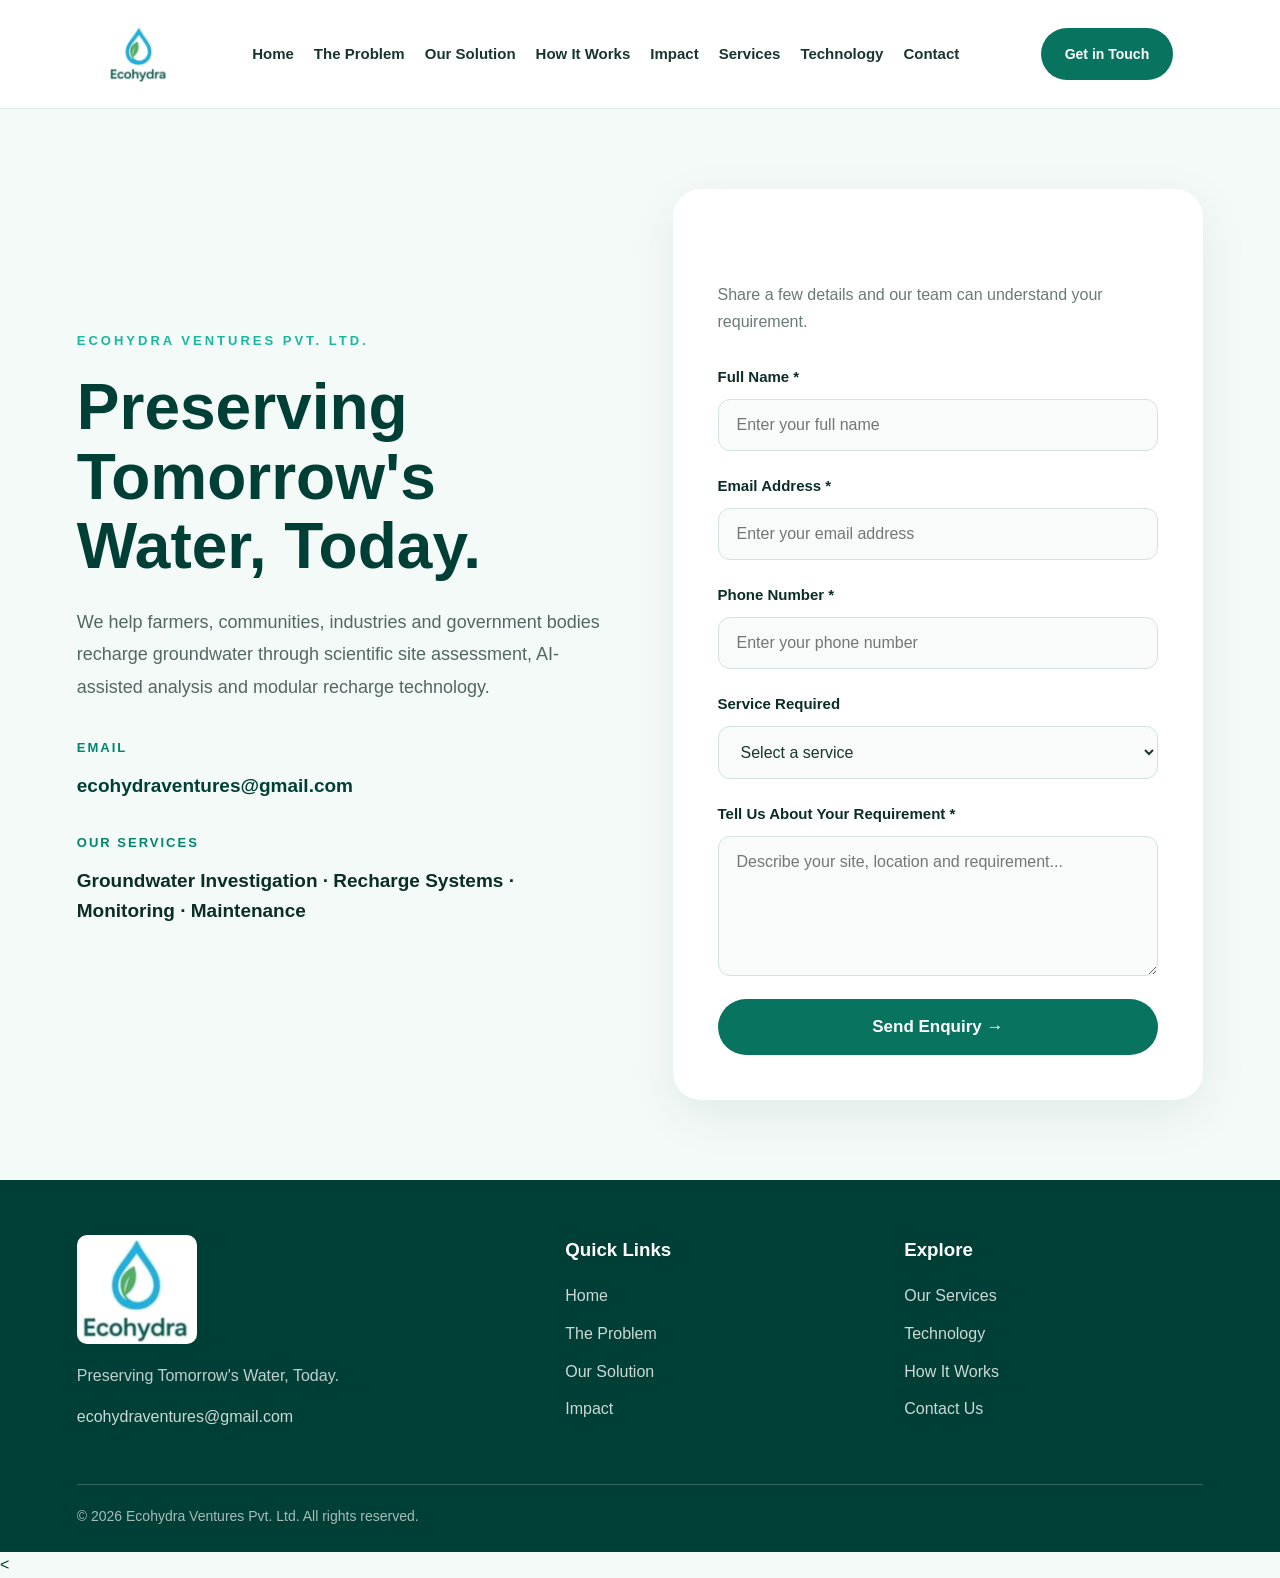
<file: contact.html>
<!DOCTYPE html>
<html lang="en">
<head>
    <meta charset="UTF-8">
    <meta name="viewport" content="width=device-width, initial-scale=1.0">

    <title>Contact Us | Ecohydra Ventures</title>
    <meta name="description" content="Contact Ecohydra Ventures for groundwater recharge solutions and site assessment.">

    <link rel="icon" type="image/png" href="ecohydra-favicon.png">
    <link rel="stylesheet" href="style.css">

    <style>
        * {
            margin: 0;
            padding: 0;
            box-sizing: border-box;
        }

        body {
            font-family: Arial, sans-serif;
            background: #f3faf7;
            color: #003f35;
        }

        /* HEADER */

        .header {
            background: #ffffff;
            padding: 15px 6%;
            border-bottom: 1px solid #e0ece8;
            position: sticky;
            top: 0;
            z-index: 100;
        }

        .header .navbar {
            display: flex;
            align-items: center;
            justify-content: space-between;
            gap: 25px;
        }

        .site-logo {
            height: 58px;
            width: auto;
            max-width: 160px;
            object-fit: contain;
        }

        .header .nav-links {
            display: flex;
            align-items: center;
            gap: 20px;
            list-style: none;
        }

        .header .nav-links a {
            text-decoration: none;
            color: #18352f;
            font-size: 15px;
            font-weight: 600;
            white-space: nowrap;
        }

        .header .nav-links a:hover {
            color: #00866d;
        }

        .header .nav-cta {
            background: #08745f;
            color: white;
            padding: 15px 24px;
            border-radius: 30px;
            text-decoration: none;
            white-space: nowrap;
            font-weight: 600;
        }

        .menu-toggle {
            display: none;
            background: transparent;
            border: none;
            font-size: 28px;
            cursor: pointer;
            color: #08745f;
        }

        /* CONTACT SECTION */

        .contact-section {
            padding: 80px 6%;
        }

        .contact-container {
            max-width: 1250px;
            margin: auto;
            display: grid;
            grid-template-columns: 1fr 1fr;
            gap: 65px;
            align-items: center;
        }

        .eyebrow {
            color: #00866d;
            font-size: 13px;
            font-weight: 700;
            letter-spacing: 3px;
            margin-bottom: 22px;
        }

        .contact-info h1 {
            font-size: clamp(40px, 5vw, 68px);
            line-height: 1.08;
            margin-bottom: 25px;
            color: #003f35;
        }

        .contact-info > p {
            font-size: 18px;
            line-height: 1.8;
            color: #60736d;
            margin-bottom: 35px;
        }

        .info-label {
            color: #00866d;
            font-size: 13px;
            font-weight: 700;
            letter-spacing: 2px;
            margin-bottom: 12px;
        }

        .info-value {
            font-size: 19px;
            font-weight: 700;
            margin-bottom: 32px;
            overflow-wrap: anywhere;
        }

        .info-value a {
            color: #003f35;
            text-decoration: none;
        }

        .info-value a:hover {
            color: #00866d;
        }

        /* FORM CARD */

        .form-card {
            background: #ffffff;
            padding: 45px;
            border-radius: 28px;
            box-shadow: 0 15px 50px rgba(0, 63, 53, 0.08);
        }

        .form-card h2 {
            font-size: 32px;
            margin-bottom: 15px;
        }

        .form-card > p {
            color: #687b75;
            line-height: 1.7;
            margin-bottom: 30px;
        }

        .form-group {
            margin-bottom: 23px;
        }

        .form-group label {
            display: block;
            margin-bottom: 10px;
            font-size: 15px;
            font-weight: 700;
        }

        .form-group input,
        .form-group textarea,
        .form-group select {
            width: 100%;
            padding: 16px 18px;
            border: 1px solid #d4e3dd;
            border-radius: 12px;
            background: #f8fbfa;
            color: #18352f;
            font-family: inherit;
            font-size: 16px;
            outline: none;
            transition: 0.2s ease;
        }

        .form-group input:focus,
        .form-group textarea:focus,
        .form-group select:focus {
            border-color: #08745f;
            box-shadow: 0 0 0 3px rgba(8, 116, 95, 0.1);
        }

        .form-group textarea {
            min-height: 140px;
            resize: vertical;
        }

        .submit-btn {
            width: 100%;
            padding: 18px;
            background: #08745f;
            color: #ffffff;
            border: none;
            border-radius: 35px;
            font-size: 17px;
            font-weight: 700;
            cursor: pointer;
            transition: 0.25s ease;
        }

        .submit-btn:hover {
            background: #005747;
            transform: translateY(-2px);
        }

        .submit-btn:disabled {
            opacity: 0.6;
            cursor: not-allowed;
            transform: none;
        }

        .form-message {
            display: none;
            padding: 20px;
            border-radius: 15px;
            margin-top: 20px;
            line-height: 1.7;
            overflow-wrap: anywhere;
        }

        .form-message.success {
            display: block;
            background: #e7f8ef;
            color: #075c3c;
            border: 1px solid #a7dfbd;
        }

        .form-message.error {
            display: block;
            background: #fff0f0;
            color: #9c2525;
            border: 1px solid #efbaba;
        }

        /* FOOTER */

        .site-footer {
            background: #003f35;
            color: #ffffff;
            padding: 55px 6% 25px;
        }

        .footer-container {
            max-width: 1250px;
            margin: auto;
            display: grid;
            grid-template-columns: 1.5fr 1fr 1fr;
            gap: 40px;
        }

        .footer-logo {
            width: 120px;
            background: white;
            border-radius: 10px;
            margin-bottom: 18px;
        }

        .footer-container h3 {
            margin-bottom: 18px;
        }

        .footer-container p {
            color: rgba(255,255,255,0.75);
            line-height: 1.8;
            margin-bottom: 12px;
        }

        .footer-container a {
            display: block;
            color: rgba(255,255,255,0.8);
            text-decoration: none;
            margin-bottom: 12px;
            overflow-wrap: anywhere;
        }

        .footer-container a:hover {
            color: #4fd1b5;
        }

        .footer-bottom {
            max-width: 1250px;
            margin: 40px auto 0;
            padding-top: 20px;
            border-top: 1px solid rgba(255,255,255,0.2);
            color: rgba(255,255,255,0.65);
            font-size: 14px;
        }

        /* RESPONSIVE */

        @media (max-width: 1050px) {
            .header .navbar {
                flex-wrap: wrap;
            }

            .menu-toggle {
                display: block;
            }

            .header .nav-links {
                display: none;
                width: 100%;
                flex-direction: column;
                align-items: flex-start;
                gap: 0;
                order: 4;
            }

            .header .nav-links.active {
                display: flex;
            }

            .header .nav-links li,
            .header .nav-links a {
                width: 100%;
            }

            .header .nav-links a {
                display: block;
                padding: 12px 0;
                border-top: 1px solid #e0ece8;
            }

            .contact-container {
                grid-template-columns: 1fr;
                gap: 40px;
            }

            .contact-info h1 {
                font-size: 48px;
            }
        }

        @media (max-width: 600px) {
            .contact-section {
                padding: 45px 20px;
            }

            .form-card {
                padding: 25px 20px;
                border-radius: 20px;
            }

            .form-card h2 {
                font-size: 27px;
            }

            .contact-info h1 {
                font-size: 40px;
            }

            .header .nav-cta {
                padding: 12px 18px;
                font-size: 13px;
            }

            .footer-container {
                grid-template-columns: 1fr;
                gap: 30px;
            }
        }
    </style>
</head>

<body>

    <!-- HEADER: PRESERVED -->

    <header class="header">
        <nav class="navbar">

            <a href="index.html" class="logo">
                <img
                    src="ecohydra-logo.png"
                    alt="Ecohydra Ventures Pvt. Ltd."
                    class="site-logo"
                >
            </a>

            <button
                class="menu-toggle"
                id="menuToggle"
                aria-label="Open menu"
                aria-expanded="false"
                type="button"
            >
                ☰
            </button>

            <ul class="nav-links" id="navLinks">
                <li><a href="index.html">Home</a></li>
                <li><a href="problem.html">The Problem</a></li>
                <li><a href="solution.html">Our Solution</a></li>
                <li><a href="how-it-works.html">How It Works</a></li>
                <li><a href="impact.html">Impact</a></li>
                <li><a href="services.html">Services</a></li>
                <li><a href="technology.html">Technology</a></li>
                <li><a href="contact.html">Contact</a></li>
            </ul>

            <a href="contact.html" class="nav-cta">
                Get in Touch
            </a>

        </nav>
    </header>

    <!-- CONTACT PAGE -->

    <main>
        <section class="contact-section">

            <div class="contact-container">

                <div class="contact-info">

                    <div class="eyebrow">
                        ECOHYDRA VENTURES PVT. LTD.
                    </div>

                    <h1>
                        Preserving Tomorrow's Water, Today.
                    </h1>

                    <p>
                        We help farmers, communities, industries
                        and government bodies recharge groundwater
                        through scientific site assessment,
                        AI-assisted analysis and modular recharge
                        technology.
                    </p>

                    <div class="info-label">EMAIL</div>

                    <div class="info-value">
                        <a href="mailto:ecohydraventures@gmail.com">
                            ecohydraventures@gmail.com
                        </a>
                    </div>

                    <div class="info-label">OUR SERVICES</div>

                    <div class="info-value">
                        Groundwater Investigation · Recharge Systems ·
                        Monitoring · Maintenance
                    </div>

                </div>

                <!-- ENQUIRY FORM -->

                <div class="form-card" id="enquiry">

                    <h2>Book a Site Assessment</h2>

                    <p>
                        Share a few details and our team can
                        understand your requirement.
                    </p>

                    <form id="enquiryForm">

                        <div class="form-group">
                            <label for="name">Full Name *</label>
                            <input
                                type="text"
                                id="name"
                                name="name"
                                placeholder="Enter your full name"
                                autocomplete="name"
                                required
                            >
                        </div>

                        <div class="form-group">
                            <label for="email">Email Address *</label>
                            <input
                                type="email"
                                id="email"
                                name="email"
                                placeholder="Enter your email address"
                                autocomplete="email"
                                required
                            >
                        </div>

                        <div class="form-group">
                            <label for="phone">Phone Number *</label>
                            <input
                                type="tel"
                                id="phone"
                                name="phone"
                                placeholder="Enter your phone number"
                                autocomplete="tel"
                                required
                            >
                        </div>

                        <div class="form-group">
                            <label for="service">Service Required</label>

                            <select id="service" name="service">
                                <option value="">Select a service</option>
                                <option value="Groundwater Investigation">
                                    Groundwater Investigation
                                </option>
                                <option value="Resistivity Survey">
                                    Resistivity Survey
                                </option>
                                <option value="Recharge System Installation">
                                    Recharge System Installation
                                </option>
                                <option value="Groundwater Monitoring">
                                    Groundwater Monitoring
                                </option>
                                <option value="Maintenance & Support">
                                    Maintenance & Support
                                </option>
                                <option value="Other">Other</option>
                            </select>
                        </div>

                        <div class="form-group">
                            <label for="message">
                                Tell Us About Your Requirement *
                            </label>

                            <textarea
                                id="message"
                                name="message"
                                placeholder="Describe your site, location and requirement..."
                                required
                            ></textarea>
                        </div>

                        <button
                            type="submit"
                            class="submit-btn"
                            id="submitBtn"
                        >
                            Send Enquiry →
                        </button>

                        <div
                            id="formMessage"
                            class="form-message"
                            role="status"
                            aria-live="polite"
                        ></div>

                    </form>

                </div>

            </div>
        </section>
    </main>

    <!-- FOOTER: PRESERVED -->

    <footer class="site-footer">

        <div class="footer-container">

            <div>
                <img
                    src="ecohydra-logo.png"
                    alt="Ecohydra"
                    class="footer-logo"
                >

                <p>Preserving Tomorrow's Water, Today.</p>

                <p>
                    <a href="mailto:ecohydraventures@gmail.com">
                        ecohydraventures@gmail.com
                    </a>
                </p>
            </div>

            <div>
                <h3>Quick Links</h3>
                <a href="index.html">Home</a>
                <a href="problem.html">The Problem</a>
                <a href="solution.html">Our Solution</a>
                <a href="impact.html">Impact</a>
            </div>

            <div>
                <h3>Explore</h3>
                <a href="services.html">Our Services</a>
                <a href="technology.html">Technology</a>
                <a href="how-it-works.html">How It Works</a>
                <a href="contact.html">Contact Us</a>
            </div>

        </div>

        <div class="footer-bottom">
            © 2026 Ecohydra Ventures Pvt. Ltd. All rights reserved.
        </div>

    </footer>

    <!-- CONTACT FORM SUBMISSION FIX -->

    <<!-- CONTACT FORM SUBMISSION FIX -->

<script>
document.addEventListener("DOMContentLoaded", function () {

    const form = document.getElementById("enquiryForm");
    const submitBtn = document.getElementById("submitBtn");
    const formMessage = document.getElementById("formMessage");

    // Mobile navigation
    const menuToggle = document.getElementById("menuToggle");
    const navLinks = document.getElementById("navLinks");

    if (menuToggle && navLinks) {
        menuToggle.addEventListener("click", function () {

            const isOpen = navLinks.classList.toggle("active");

            menuToggle.setAttribute(
                "aria-expanded",
                String(isOpen)
            );

            menuToggle.textContent = isOpen ? "✕" : "☰";

        });
    }

    if (!form || !submitBtn || !formMessage) {
        console.error("Contact form elements are missing.");
        return;
    }

    // Prevent normal browser form submission
    form.addEventListener("submit", async function (event) {

        event.preventDefault();

        if (!form.checkValidity()) {
            form.reportValidity();
            return;
        }

        submitBtn.disabled = true;
        submitBtn.textContent = "Sending Enquiry...";

        formMessage.className = "form-message";
        formMessage.style.display = "none";
        formMessage.textContent = "";

        const formData = new FormData(form);
        const data = Object.fromEntries(formData.entries());

        data._subject = "New Ecohydra Website Enquiry";
        data._template = "table";

        try {

            const response = await fetch(
                "https://formsubmit.co/ajax/ecohydraventures@gmail.com",
                {
                    method: "POST",

                    headers: {
                        "Content-Type": "application/json",
                        "Accept": "application/json"
                    },

                    body: JSON.stringify(data)
                }
            );

            const result = await response.json();

            console.log("FormSubmit response:", result);

            // Accept both boolean true and string "true"
            if (
                !response.ok ||
                !(
                    result.success === true ||
                    result.success === "true"
                )
            ) {
                throw new Error(
                    result.message || "Form submission failed"
                );
            }

            // Success
            form.reset();

            formMessage.className = "form-message success";

            formMessage.textContent =
                "Thank you! Your enquiry has been submitted successfully. Our team will get in touch with you soon.";

            formMessage.style.display = "block";

        } catch (error) {

            console.error("FormSubmit error:", error);

            formMessage.className = "form-message error";

            formMessage.textContent =
                "Sorry, your enquiry could not be sent. Please try again or email ecohydraventures@gmail.com directly.";

            formMessage.style.display = "block";

        } finally {

            submitBtn.disabled = false;
            submitBtn.textContent = "Send Enquiry →";

        }

    });

});
</script>
</body>
</html>
</file>
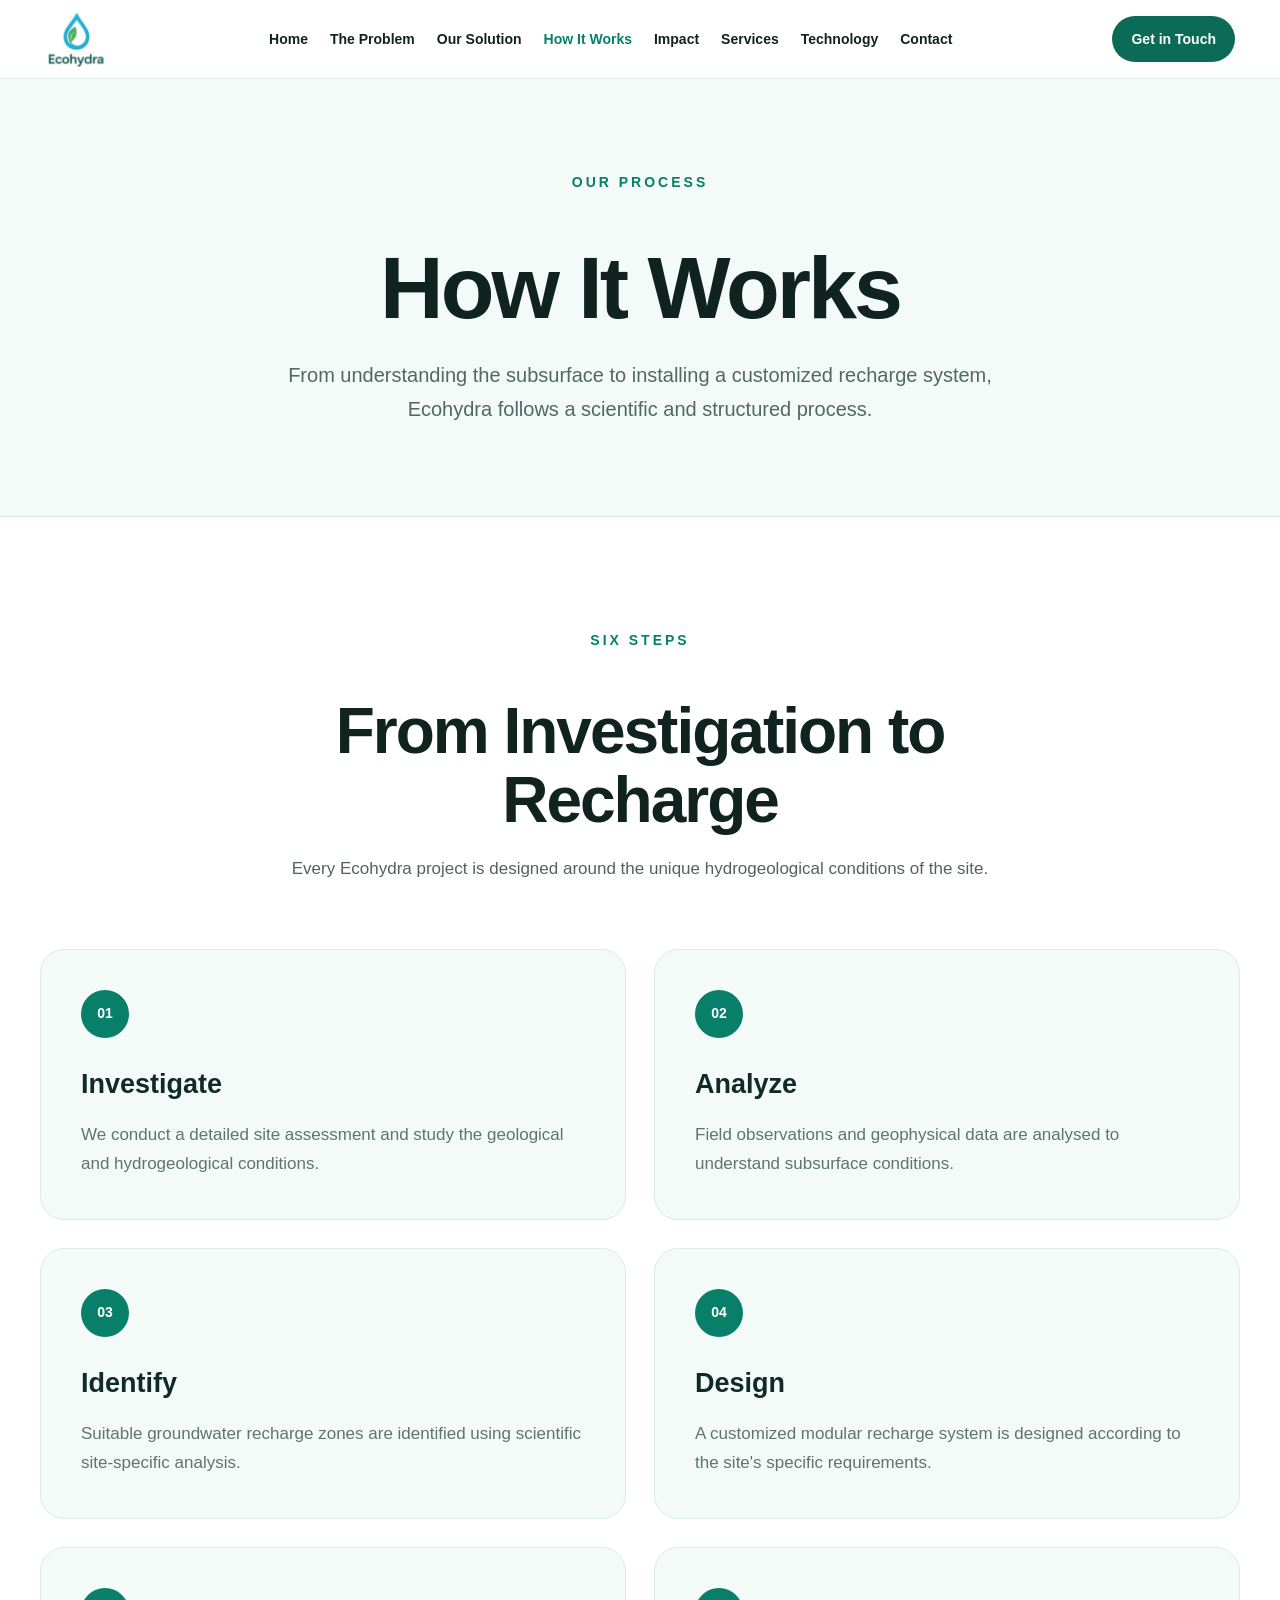
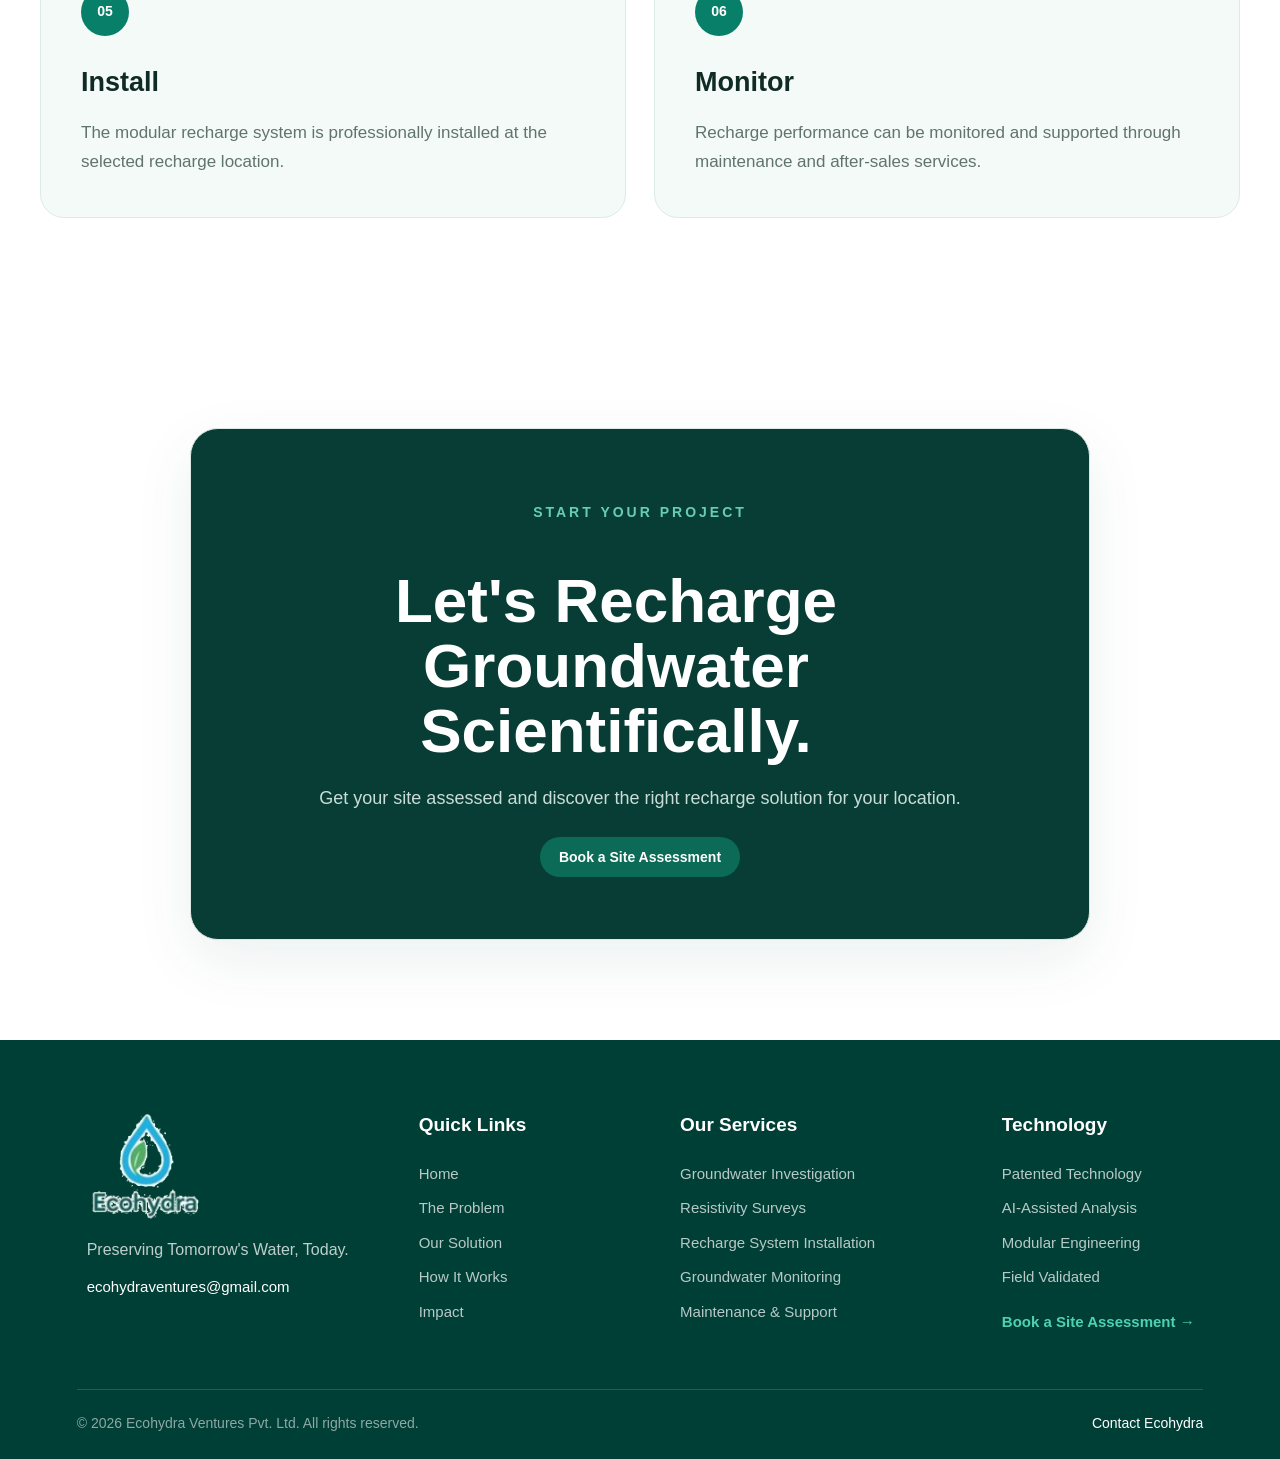
<file: how-it-works.html>
<!DOCTYPE html>
<html lang="en">

<head>
    <meta charset="UTF-8">

    <meta
        name="viewport"
        content="width=device-width, initial-scale=1.0"
    >

    <meta
        name="description"
        content="How Ecohydra's scientific groundwater recharge system works."
    >

    <title>How It Works | Ecohydra Ventures Pvt. Ltd.</title>

    <link rel="icon" type="image/png" href="ecohydra-favicon.png">
    <link rel="stylesheet" href="style.css">
</head>

<body>

    <!-- HEADER -->
    <header class="header">

        <nav class="navbar">

            <a href="index.html" class="logo">
                <img
                    src="ecohydra-logo.png"
                    alt="Ecohydra Ventures Pvt. Ltd."
                    class="site-logo"
                >
            </a>

            <button
                class="menu-toggle"
                id="menuToggle"
                aria-label="Open menu"
            >
                ☰
            </button>

            <ul class="nav-links" id="navLinks">

                <li>
                    <a href="index.html">
                        Home
                    </a>
                </li>

                <li>
                    <a href="problem.html">
                        The Problem
                    </a>
                </li>

                <li>
                    <a href="solution.html">
                        Our Solution
                    </a>
                </li>

                <li>
                    <a href="how-it-works.html" class="active">
                        How It Works
                    </a>
                </li>

                <li>
                    <a href="impact.html">
                        Impact
                    </a>
                </li>

                <li>
                    <a href="services.html">
                        Services
                    </a>
                </li>

                <li>
                    <a href="technology.html">
                        Technology
                    </a>
                </li>

                <li>
                    <a href="contact.html">
                        Contact
                    </a>
                </li>

            </ul>

            <a href="contact.html" class="nav-cta">
                Get in Touch
            </a>

        </nav>

    </header>


    <!-- PAGE CONTENT -->
    <main>

        <!-- HERO -->
        <section class="page-hero">

            <div class="container">

                <span class="eyebrow">
                    OUR PROCESS
                </span>

                <h1>
                    How It Works
                </h1>

                <p>
                    From understanding the subsurface to installing
                    a customized recharge system, Ecohydra follows
                    a scientific and structured process.
                </p>

            </div>

        </section>


        <!-- PROCESS -->
        <section class="solution-section">

            <div class="container">

                <div class="section-heading">

                    <span class="eyebrow">
                        SIX STEPS
                    </span>

                    <h2>
                        From Investigation to Recharge
                    </h2>

                    <p>
                        Every Ecohydra project is designed around
                        the unique hydrogeological conditions of
                        the site.
                    </p>

                </div>


                <div class="solution-grid">

                    <div class="solution-card">

                        <div class="solution-number">
                            01
                        </div>

                        <h3>
                            Investigate
                        </h3>

                        <p>
                            We conduct a detailed site assessment
                            and study the geological and
                            hydrogeological conditions.
                        </p>

                    </div>


                    <div class="solution-card">

                        <div class="solution-number">
                            02
                        </div>

                        <h3>
                            Analyze
                        </h3>

                        <p>
                            Field observations and geophysical
                            data are analysed to understand
                            subsurface conditions.
                        </p>

                    </div>


                    <div class="solution-card">

                        <div class="solution-number">
                            03
                        </div>

                        <h3>
                            Identify
                        </h3>

                        <p>
                            Suitable groundwater recharge zones
                            are identified using scientific
                            site-specific analysis.
                        </p>

                    </div>


                    <div class="solution-card">

                        <div class="solution-number">
                            04
                        </div>

                        <h3>
                            Design
                        </h3>

                        <p>
                            A customized modular recharge system
                            is designed according to the site's
                            specific requirements.
                        </p>

                    </div>


                    <div class="solution-card">

                        <div class="solution-number">
                            05
                        </div>

                        <h3>
                            Install
                        </h3>

                        <p>
                            The modular recharge system is
                            professionally installed at the
                            selected recharge location.
                        </p>

                    </div>


                    <div class="solution-card">

                        <div class="solution-number">
                            06
                        </div>

                        <h3>
                            Monitor
                        </h3>

                        <p>
                            Recharge performance can be monitored
                            and supported through maintenance and
                            after-sales services.
                        </p>

                    </div>

                </div>

            </div>

        </section>


        <!-- CTA -->
        <section class="solution-cta">

            <div class="container">

                <div class="message-box">

                    <span class="eyebrow">
                        START YOUR PROJECT
                    </span>

                    <h2>
                        Let's Recharge Groundwater Scientifically.
                    </h2>

                    <p>
                        Get your site assessed and discover the
                        right recharge solution for your location.
                    </p>

                    <a href="contact.html" class="nav-cta">
                        Book a Site Assessment
                    </a>

                </div>

            </div>

        </section>

    </main>


    <!-- COMMON FOOTER -->
    <div id="site-footer"></div>


    <!-- FOOTER LOADER -->
    <script>

        fetch("footer.html")
            .then(response => {

                if (!response.ok) {
                    throw new Error("footer.html not found");
                }

                return response.text();

            })
            .then(data => {

                const footerContainer =
                    document.getElementById("site-footer");

                if (footerContainer) {
                    footerContainer.innerHTML = data;
                }

            })
            .catch(error => {

                console.error(
                    "Footer loading failed:",
                    error
                );

            });

    </script>


    <!-- MAIN SCRIPT -->
    <script src="script.js"></script>

</body>

</html>
</file>
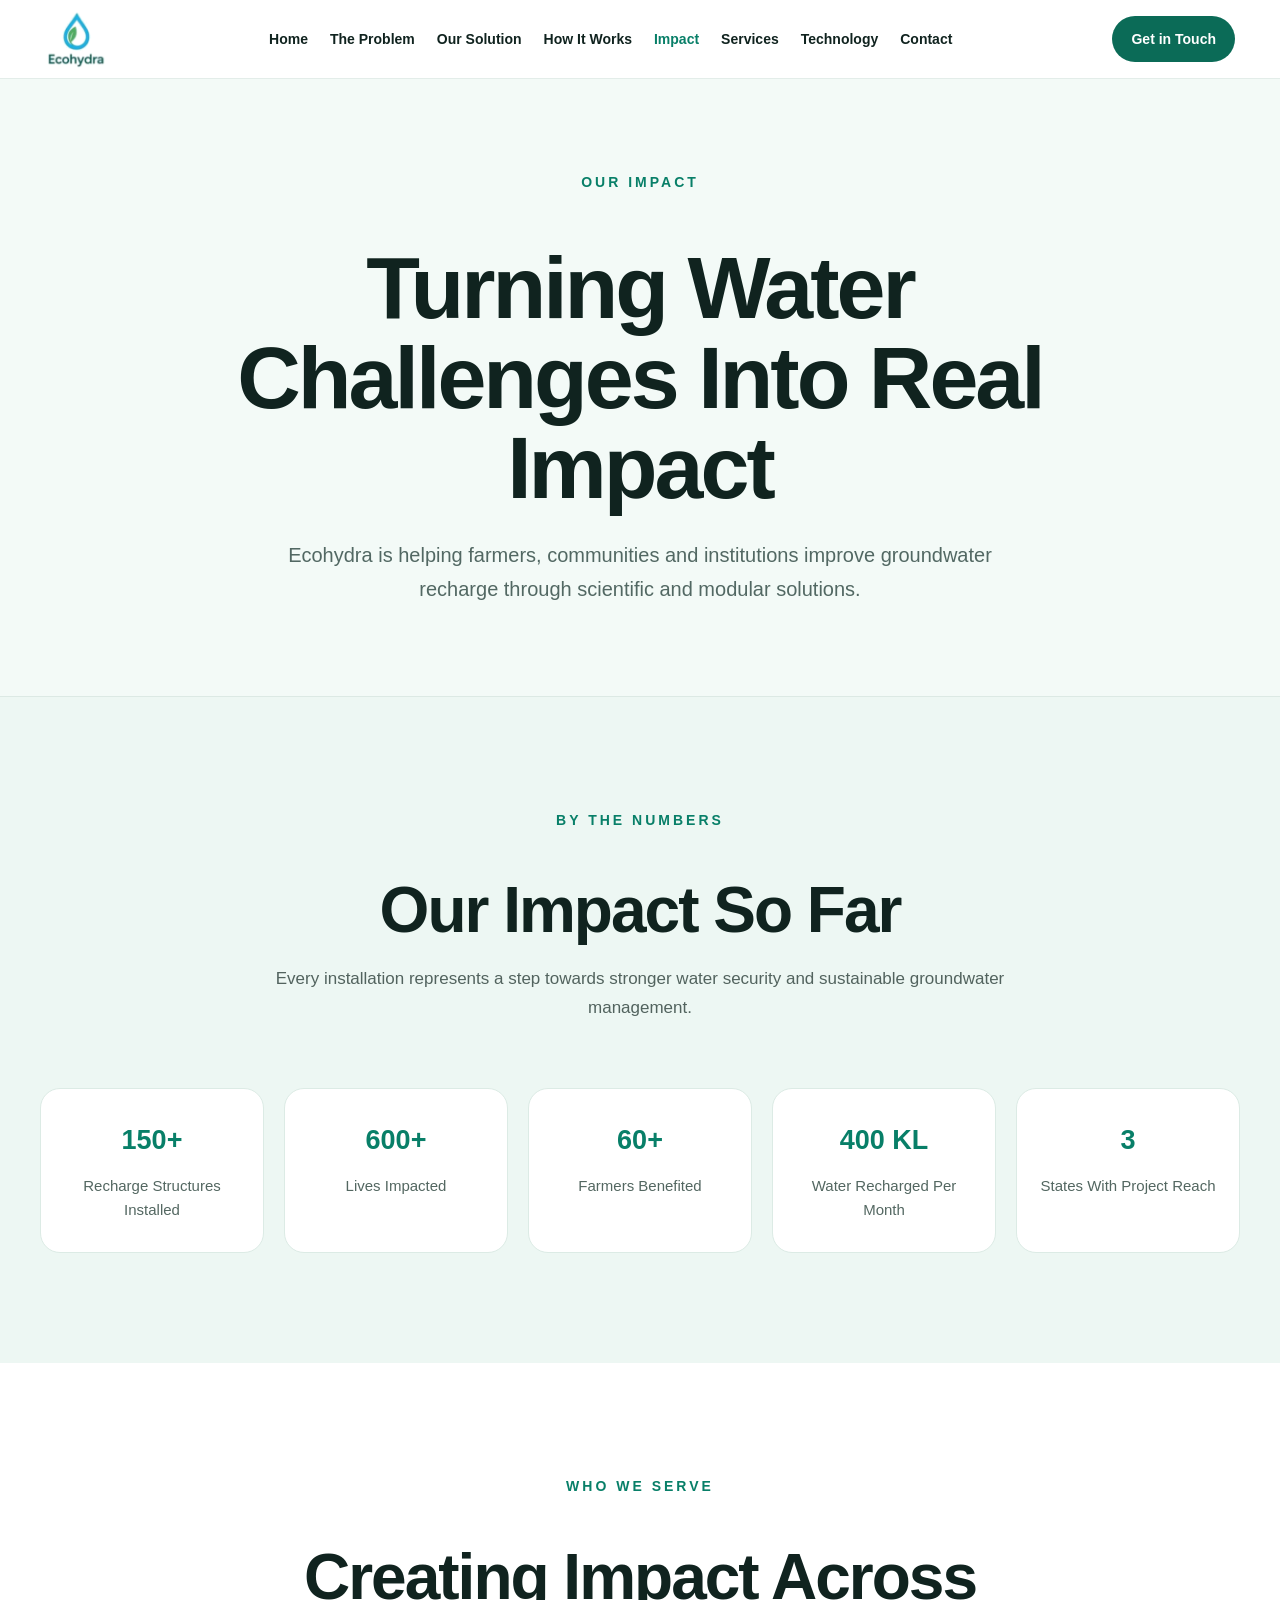
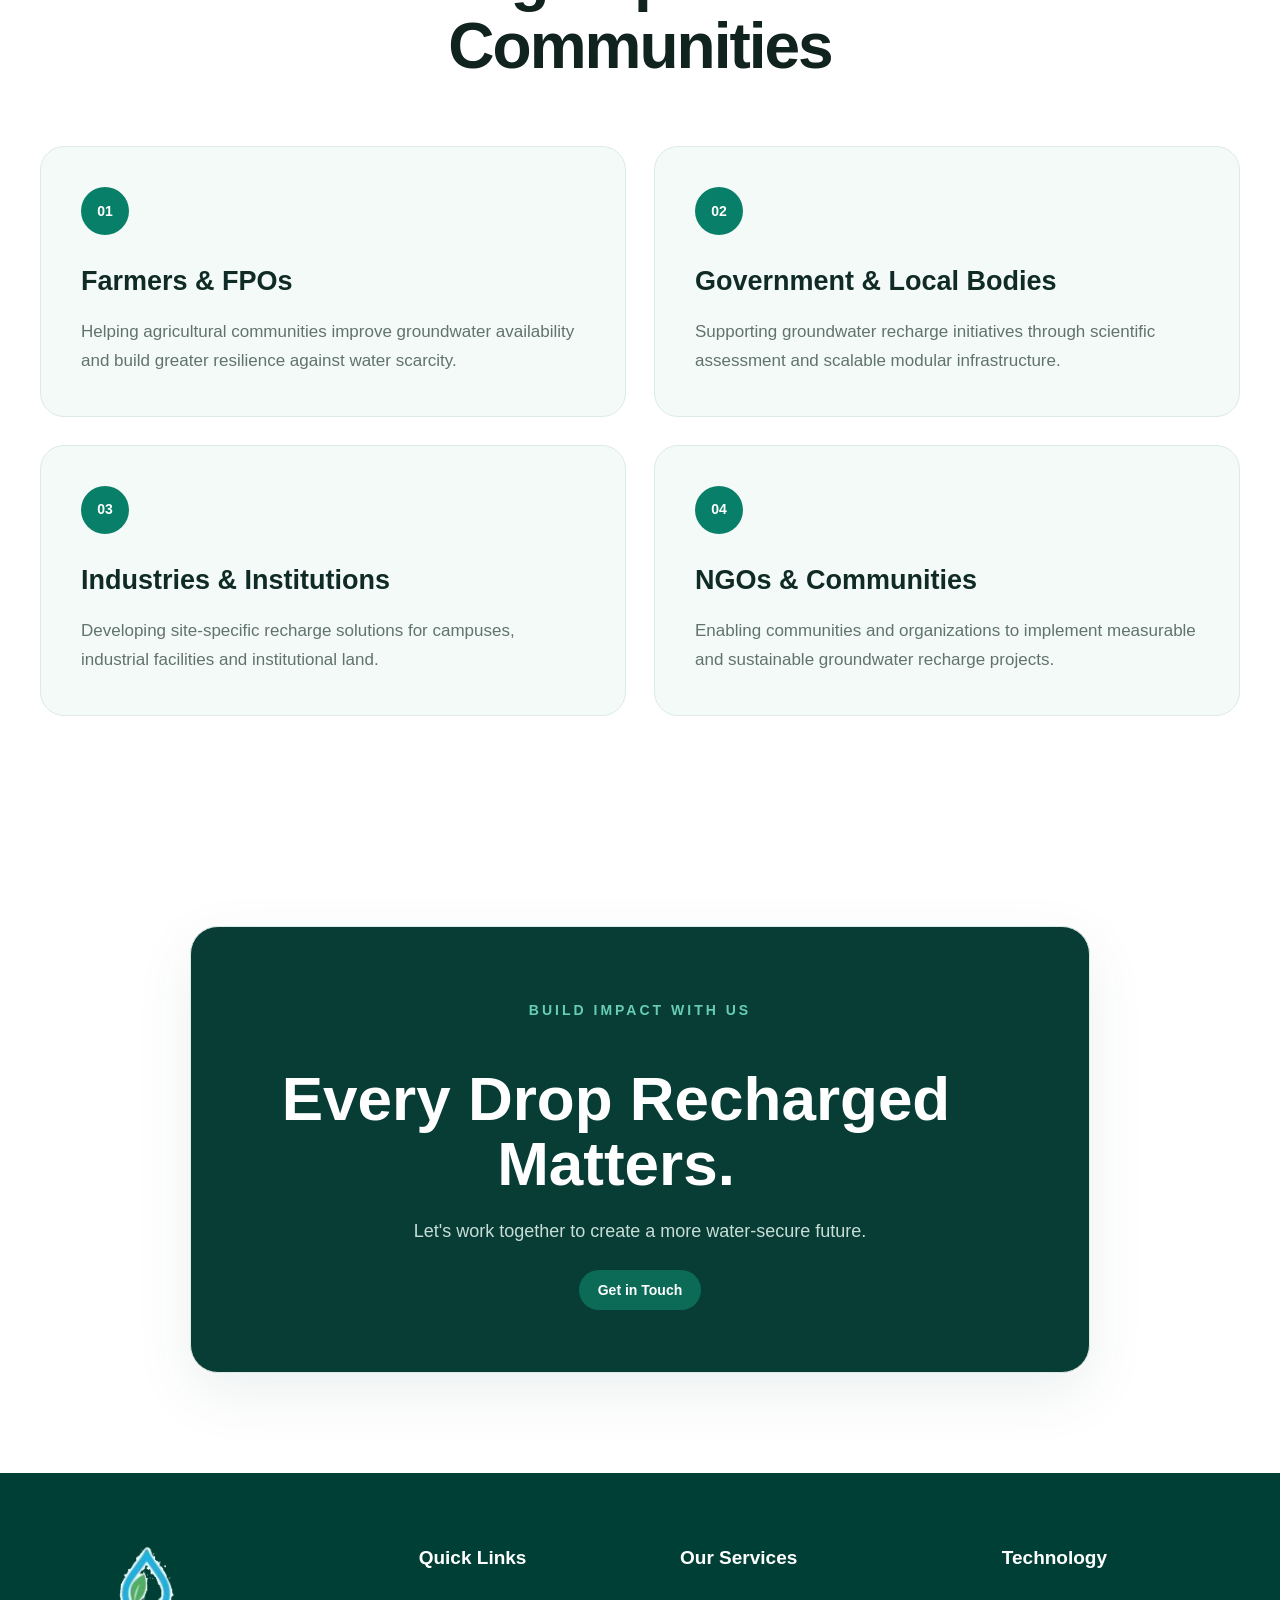
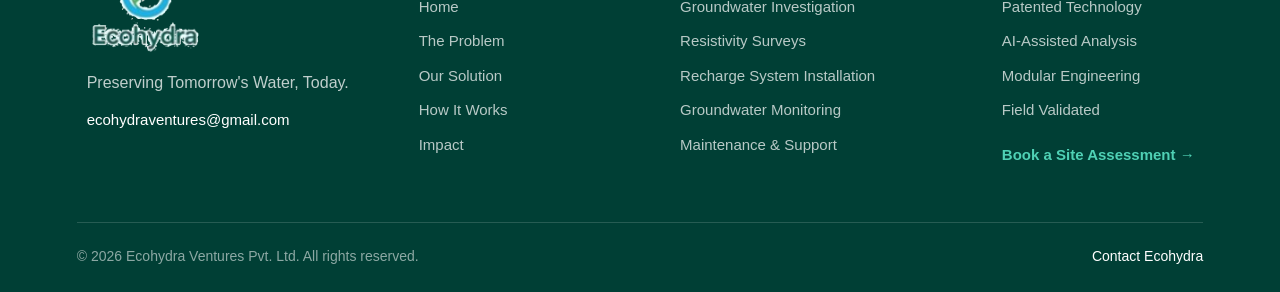
<file: impact.html>
<!DOCTYPE html>
<html lang="en">

<head>
    <meta charset="UTF-8">

    <meta
        name="viewport"
        content="width=device-width, initial-scale=1.0"
    >

    <meta
        name="description"
        content="Ecohydra's groundwater recharge impact across farmers, communities and regions."
    >

    <title>Our Impact | Ecohydra Ventures Pvt. Ltd.</title>

    <link rel="icon" type="image/png" href="ecohydra-favicon.png">
    <link rel="stylesheet" href="style.css">
</head>

<body>

    <!-- HEADER -->
    <header class="header">

        <nav class="navbar">

            <a href="index.html" class="logo">
                <img
                    src="ecohydra-logo.png"
                    alt="Ecohydra Ventures Pvt. Ltd."
                    class="site-logo"
                >
            </a>

            <button
                class="menu-toggle"
                id="menuToggle"
                aria-label="Open menu"
            >
                ☰
            </button>

            <ul class="nav-links" id="navLinks">

                <li>
                    <a href="index.html">
                        Home
                    </a>
                </li>

                <li>
                    <a href="problem.html">
                        The Problem
                    </a>
                </li>

                <li>
                    <a href="solution.html">
                        Our Solution
                    </a>
                </li>

                <li>
                    <a href="how-it-works.html">
                        How It Works
                    </a>
                </li>

                <li>
                    <a href="impact.html" class="active">
                        Impact
                    </a>
                </li>

                <li>
                    <a href="services.html">
                        Services
                    </a>
                </li>

                <li>
                    <a href="technology.html">
                        Technology
                    </a>
                </li>

                <li>
                    <a href="contact.html">
                        Contact
                    </a>
                </li>

            </ul>

            <a href="contact.html" class="nav-cta">
                Get in Touch
            </a>

        </nav>

    </header>


    <!-- MAIN -->
    <main>

        <!-- HERO -->
        <section class="page-hero">

            <div class="container">

                <span class="eyebrow">
                    OUR IMPACT
                </span>

                <h1>
                    Turning Water Challenges Into Real Impact
                </h1>

                <p>
                    Ecohydra is helping farmers, communities and
                    institutions improve groundwater recharge through
                    scientific and modular solutions.
                </p>

            </div>

        </section>


        <!-- IMPACT NUMBERS -->
        <section class="benefits-section">

            <div class="container">

                <div class="section-heading">

                    <span class="eyebrow">
                        BY THE NUMBERS
                    </span>

                    <h2>
                        Our Impact So Far
                    </h2>

                    <p>
                        Every installation represents a step towards
                        stronger water security and sustainable
                        groundwater management.
                    </p>

                </div>


                <div class="benefits-grid">

                    <div class="benefit-item">

                        <strong>
                            150+
                        </strong>

                        <span>
                            Recharge Structures Installed
                        </span>

                    </div>


                    <div class="benefit-item">

                        <strong>
                            600+
                        </strong>

                        <span>
                            Lives Impacted
                        </span>

                    </div>


                    <div class="benefit-item">

                        <strong>
                            60+
                        </strong>

                        <span>
                            Farmers Benefited
                        </span>

                    </div>


                    <div class="benefit-item">

                        <strong>
                            400 KL
                        </strong>

                        <span>
                            Water Recharged Per Month
                        </span>

                    </div>


                    <div class="benefit-item">

                        <strong>
                            3
                        </strong>

                        <span>
                            States With Project Reach
                        </span>

                    </div>

                </div>

            </div>

        </section>


        <!-- WHO WE IMPACT -->
        <section class="solution-section">

            <div class="container">

                <div class="section-heading">

                    <span class="eyebrow">
                        WHO WE SERVE
                    </span>

                    <h2>
                        Creating Impact Across Communities
                    </h2>

                </div>


                <div class="solution-grid">

                    <div class="solution-card">

                        <div class="solution-number">
                            01
                        </div>

                        <h3>
                            Farmers &amp; FPOs
                        </h3>

                        <p>
                            Helping agricultural communities improve
                            groundwater availability and build greater
                            resilience against water scarcity.
                        </p>

                    </div>


                    <div class="solution-card">

                        <div class="solution-number">
                            02
                        </div>

                        <h3>
                            Government &amp; Local Bodies
                        </h3>

                        <p>
                            Supporting groundwater recharge initiatives
                            through scientific assessment and scalable
                            modular infrastructure.
                        </p>

                    </div>


                    <div class="solution-card">

                        <div class="solution-number">
                            03
                        </div>

                        <h3>
                            Industries &amp; Institutions
                        </h3>

                        <p>
                            Developing site-specific recharge solutions
                            for campuses, industrial facilities and
                            institutional land.
                        </p>

                    </div>


                    <div class="solution-card">

                        <div class="solution-number">
                            04
                        </div>

                        <h3>
                            NGOs &amp; Communities
                        </h3>

                        <p>
                            Enabling communities and organizations to
                            implement measurable and sustainable
                            groundwater recharge projects.
                        </p>

                    </div>

                </div>

            </div>

        </section>


        <!-- CTA -->
        <section class="solution-cta">

            <div class="container">

                <div class="message-box">

                    <span class="eyebrow">
                        BUILD IMPACT WITH US
                    </span>

                    <h2>
                        Every Drop Recharged Matters.
                    </h2>

                    <p>
                        Let's work together to create a more
                        water-secure future.
                    </p>

                    <a href="contact.html" class="nav-cta">
                        Get in Touch
                    </a>

                </div>

            </div>

        </section>

    </main>


    <!-- COMMON FOOTER -->
    <div id="site-footer"></div>


    <!-- FOOTER LOADER -->
    <script>

        fetch("footer.html")
            .then(response => {

                if (!response.ok) {
                    throw new Error("footer.html not found");
                }

                return response.text();

            })
            .then(data => {

                const footerContainer =
                    document.getElementById("site-footer");

                if (footerContainer) {
                    footerContainer.innerHTML = data;
                }

            })
            .catch(error => {

                console.error(
                    "Footer loading failed:",
                    error
                );

            });

    </script>


    <!-- MAIN SCRIPT -->
    <script src="script.js"></script>

</body>

</html>
</file>
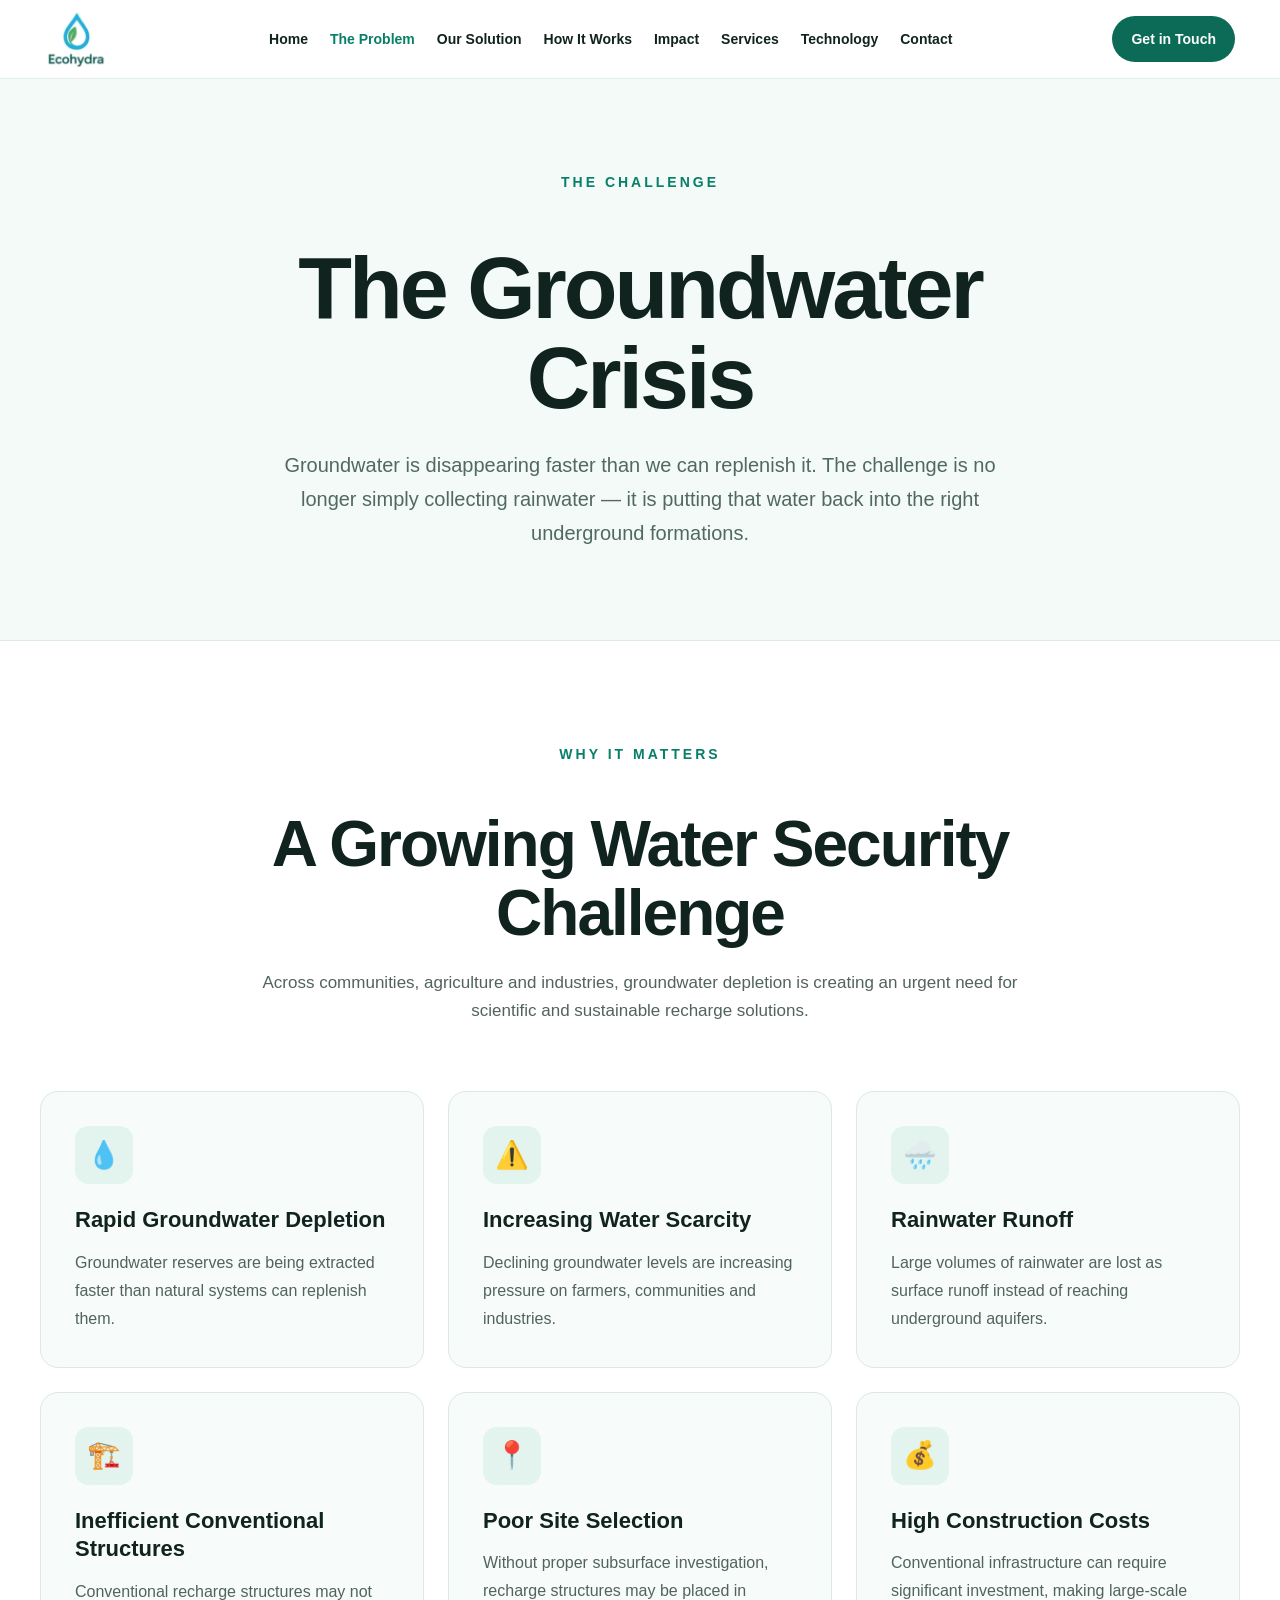
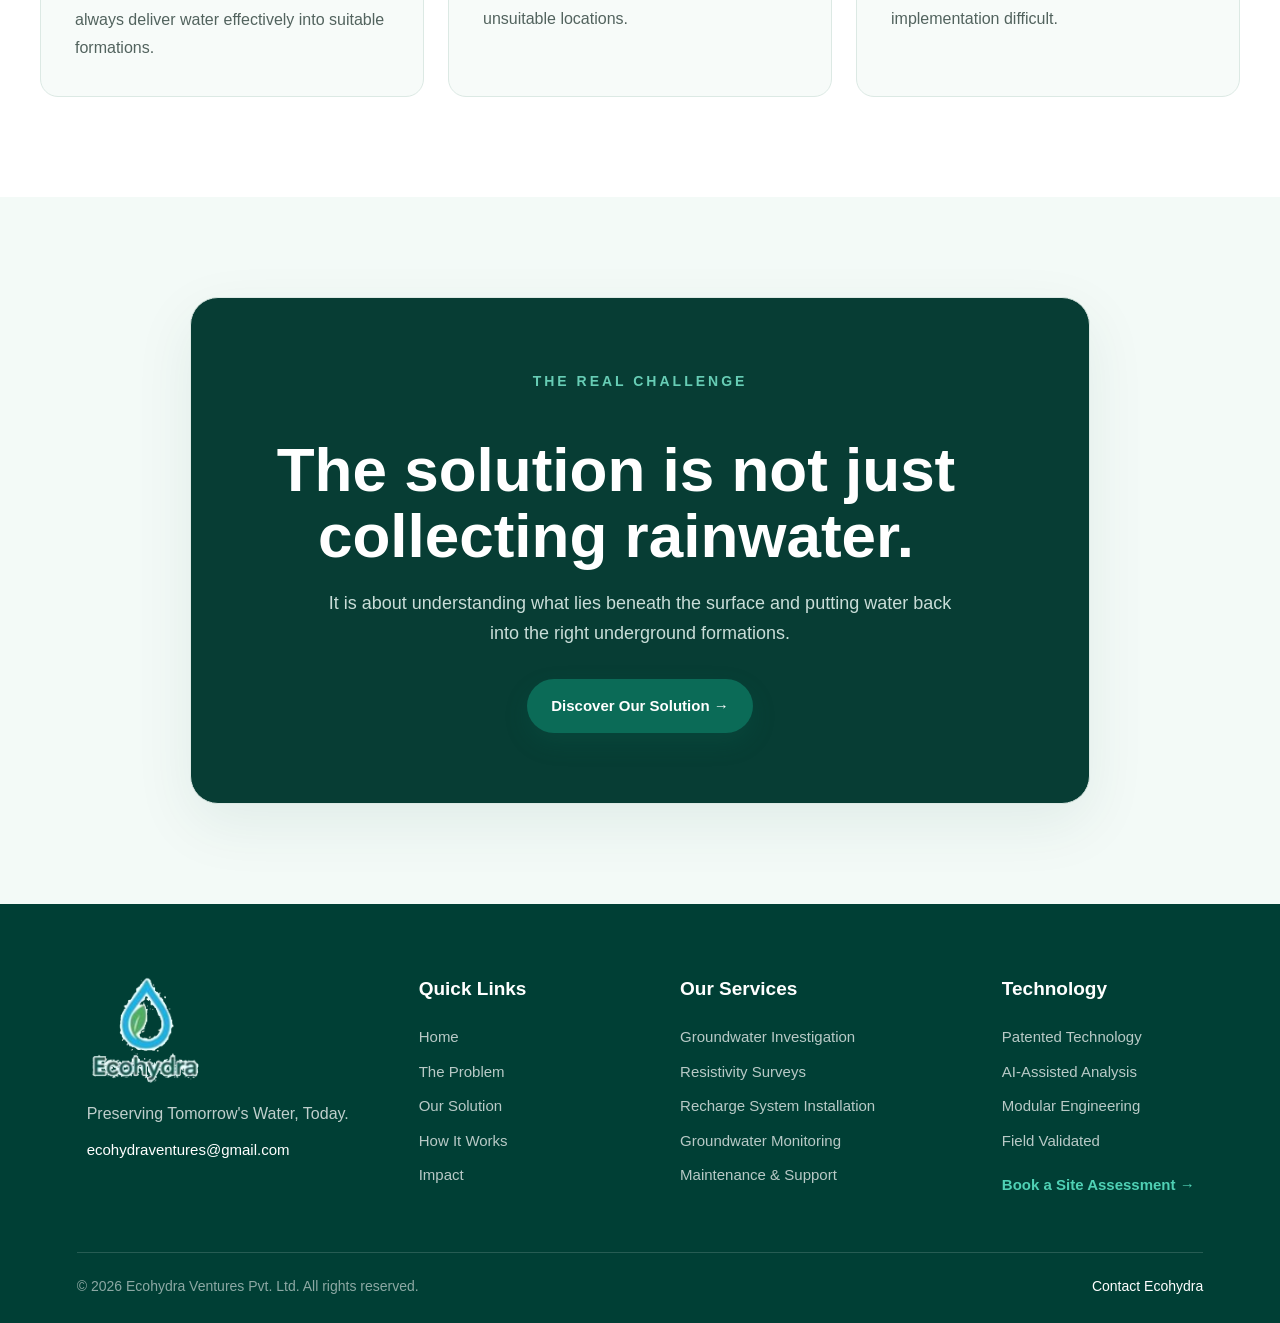
<file: problem.html>
<!DOCTYPE html>
<html lang="en">

<head>
    <meta charset="UTF-8">

    <meta
        name="viewport"
        content="width=device-width, initial-scale=1.0"
    >

    <meta
        name="description"
        content="Understanding the groundwater crisis and the challenges affecting water security."
    >

    <title>The Problem | Ecohydra Ventures Pvt. Ltd.</title>

    <link rel="icon" type="image/png" href="ecohydra-favicon.png">
    <link rel="stylesheet" href="style.css">
</head>

<body>

    <!-- HEADER -->
    <header class="header">

        <nav class="navbar">

            <a href="index.html" class="logo">
                <img
                    src="ecohydra-logo.png"
                    alt="Ecohydra Ventures Pvt. Ltd."
                    class="site-logo"
                >
            </a>

            <button
                class="menu-toggle"
                id="menuToggle"
                aria-label="Open menu"
            >
                ☰
            </button>

            <ul class="nav-links" id="navLinks">

                <li>
                    <a href="index.html">Home</a>
                </li>

                <li>
                    <a href="problem.html" class="active">
                        The Problem
                    </a>
                </li>

                <li>
                    <a href="solution.html">
                        Our Solution
                    </a>
                </li>

                <li>
                    <a href="how-it-works.html">
                        How It Works
                    </a>
                </li>

                <li>
                    <a href="impact.html">
                        Impact
                    </a>
                </li>

                <li>
                    <a href="services.html">
                        Services
                    </a>
                </li>

                <li>
                    <a href="technology.html">
                        Technology
                    </a>
                </li>

                <li>
                    <a href="contact.html">
                        Contact
                    </a>
                </li>

            </ul>

            <a href="contact.html" class="nav-cta">
                Get in Touch
            </a>

        </nav>

    </header>


    <!-- PAGE CONTENT -->
    <main>

        <!-- PAGE HERO -->
        <section class="page-hero">

            <div class="container">

                <span class="eyebrow">
                    THE CHALLENGE
                </span>

                <h1>
                    The Groundwater Crisis
                </h1>

                <p>
                    Groundwater is disappearing faster than we can replenish it.
                    The challenge is no longer simply collecting rainwater —
                    it is putting that water back into the right underground formations.
                </p>

            </div>

        </section>


        <!-- PROBLEM -->
        <section class="problem-section">

            <div class="container">

                <div class="section-heading reveal">

                    <span class="eyebrow">
                        WHY IT MATTERS
                    </span>

                    <h2>
                        A Growing Water Security Challenge
                    </h2>

                    <p>
                        Across communities, agriculture and industries,
                        groundwater depletion is creating an urgent need
                        for scientific and sustainable recharge solutions.
                    </p>

                </div>


                <div class="problem-grid">

                    <article class="problem-card reveal">

                        <div class="problem-icon">
                            💧
                        </div>

                        <h3>
                            Rapid Groundwater Depletion
                        </h3>

                        <p>
                            Groundwater reserves are being extracted faster
                            than natural systems can replenish them.
                        </p>

                    </article>


                    <article class="problem-card reveal">

                        <div class="problem-icon">
                            ⚠️
                        </div>

                        <h3>
                            Increasing Water Scarcity
                        </h3>

                        <p>
                            Declining groundwater levels are increasing
                            pressure on farmers, communities and industries.
                        </p>

                    </article>


                    <article class="problem-card reveal">

                        <div class="problem-icon">
                            🌧️
                        </div>

                        <h3>
                            Rainwater Runoff
                        </h3>

                        <p>
                            Large volumes of rainwater are lost as surface
                            runoff instead of reaching underground aquifers.
                        </p>

                    </article>


                    <article class="problem-card reveal">

                        <div class="problem-icon">
                            🏗️
                        </div>

                        <h3>
                            Inefficient Conventional Structures
                        </h3>

                        <p>
                            Conventional recharge structures may not always
                            deliver water effectively into suitable formations.
                        </p>

                    </article>


                    <article class="problem-card reveal">

                        <div class="problem-icon">
                            📍
                        </div>

                        <h3>
                            Poor Site Selection
                        </h3>

                        <p>
                            Without proper subsurface investigation,
                            recharge structures may be placed in unsuitable locations.
                        </p>

                    </article>


                    <article class="problem-card reveal">

                        <div class="problem-icon">
                            💰
                        </div>

                        <h3>
                            High Construction Costs
                        </h3>

                        <p>
                            Conventional infrastructure can require significant
                            investment, making large-scale implementation difficult.
                        </p>

                    </article>

                </div>

            </div>

        </section>


        <!-- KEY MESSAGE -->
        <section class="problem-message">

            <div class="container">

                <div class="message-box reveal">

                    <span class="eyebrow">
                        THE REAL CHALLENGE
                    </span>

                    <h2>
                        The solution is not just collecting rainwater.
                    </h2>

                    <p>
                        It is about understanding what lies beneath the surface
                        and putting water back into the right underground formations.
                    </p>

                    <a href="solution.html" class="btn btn-primary">
                        Discover Our Solution →
                    </a>

                </div>

            </div>

        </section>

    </main>


    <!-- COMMON FOOTER -->
    <div id="site-footer"></div>


    <!-- FOOTER LOADER -->
    <script>

        fetch("footer.html")
            .then(response => {

                if (!response.ok) {
                    throw new Error("footer.html not found");
                }

                return response.text();

            })
            .then(data => {

                const footerContainer =
                    document.getElementById("site-footer");

                if (footerContainer) {
                    footerContainer.innerHTML = data;
                }

            })
            .catch(error => {

                console.error(
                    "Footer loading failed:",
                    error
                );

            });

    </script>


    <!-- MAIN SCRIPT -->
    <script src="script.js"></script>

</body>

</html>
</file>
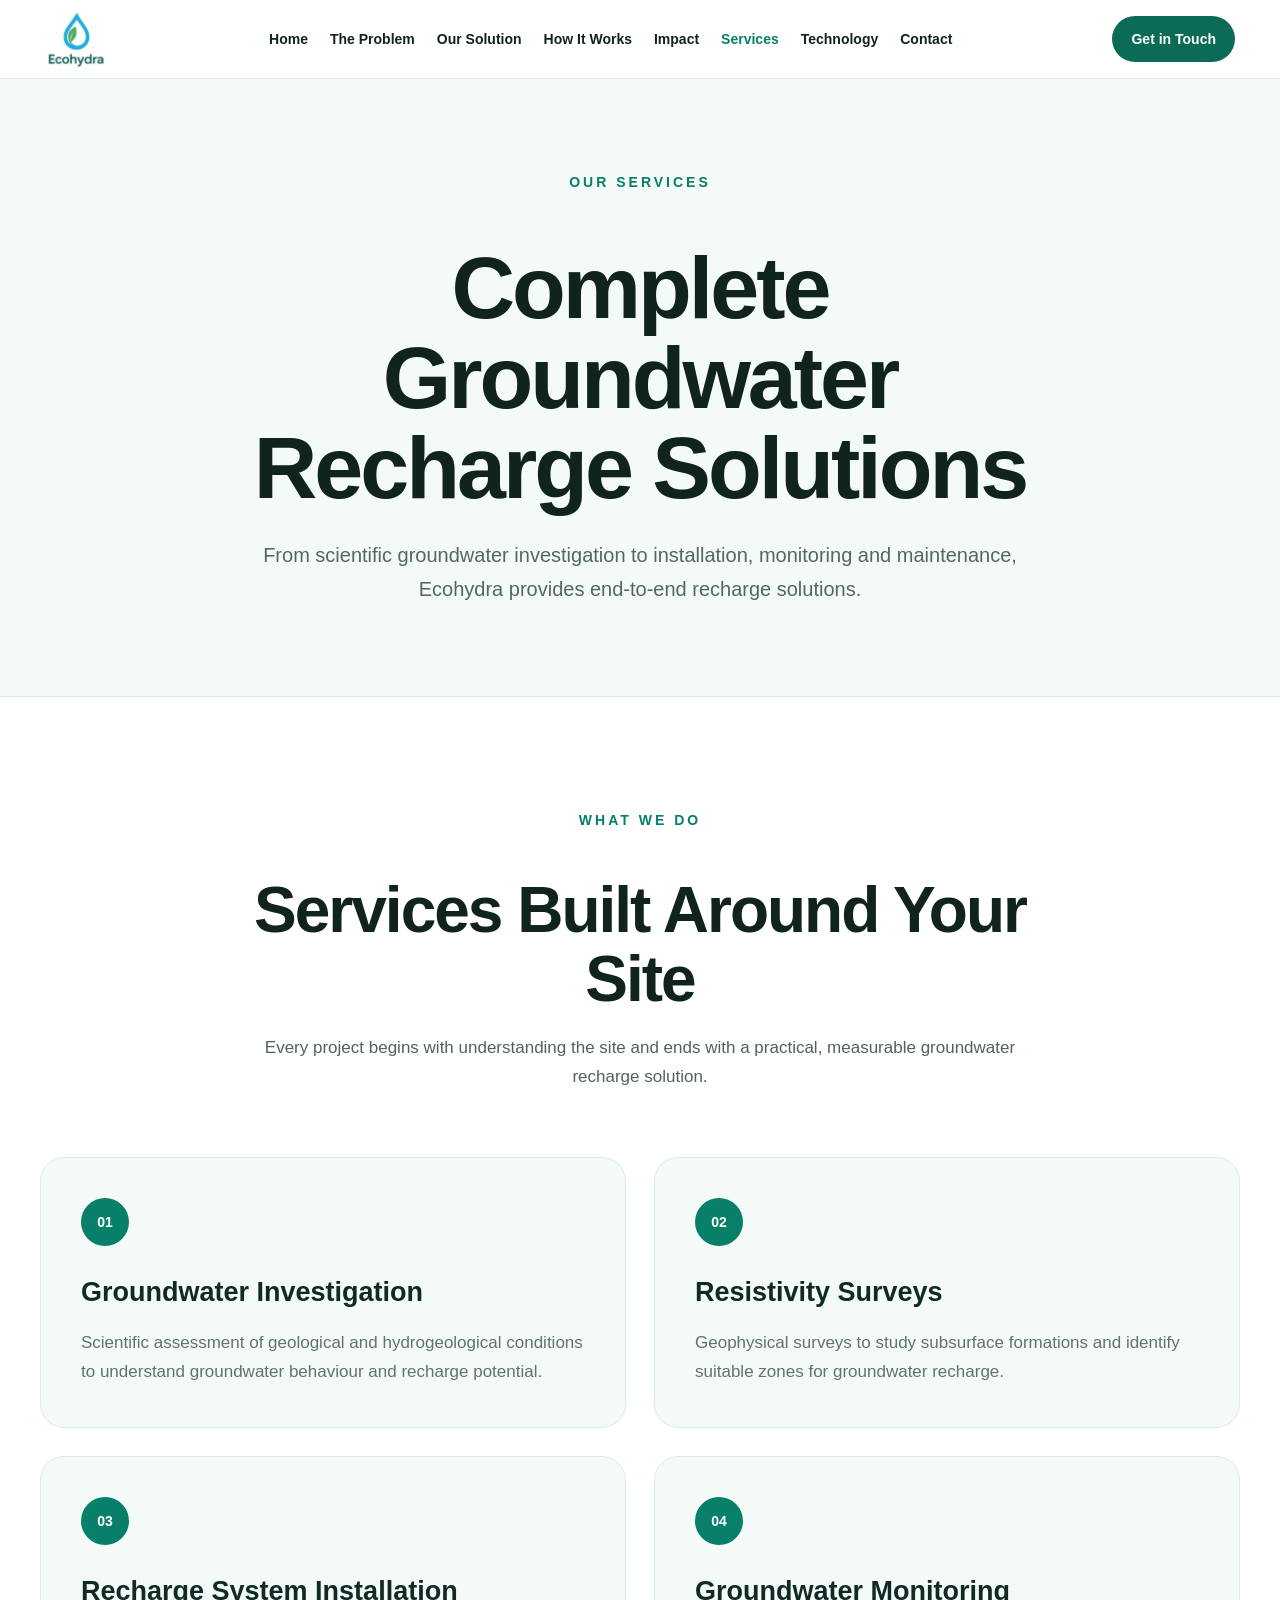
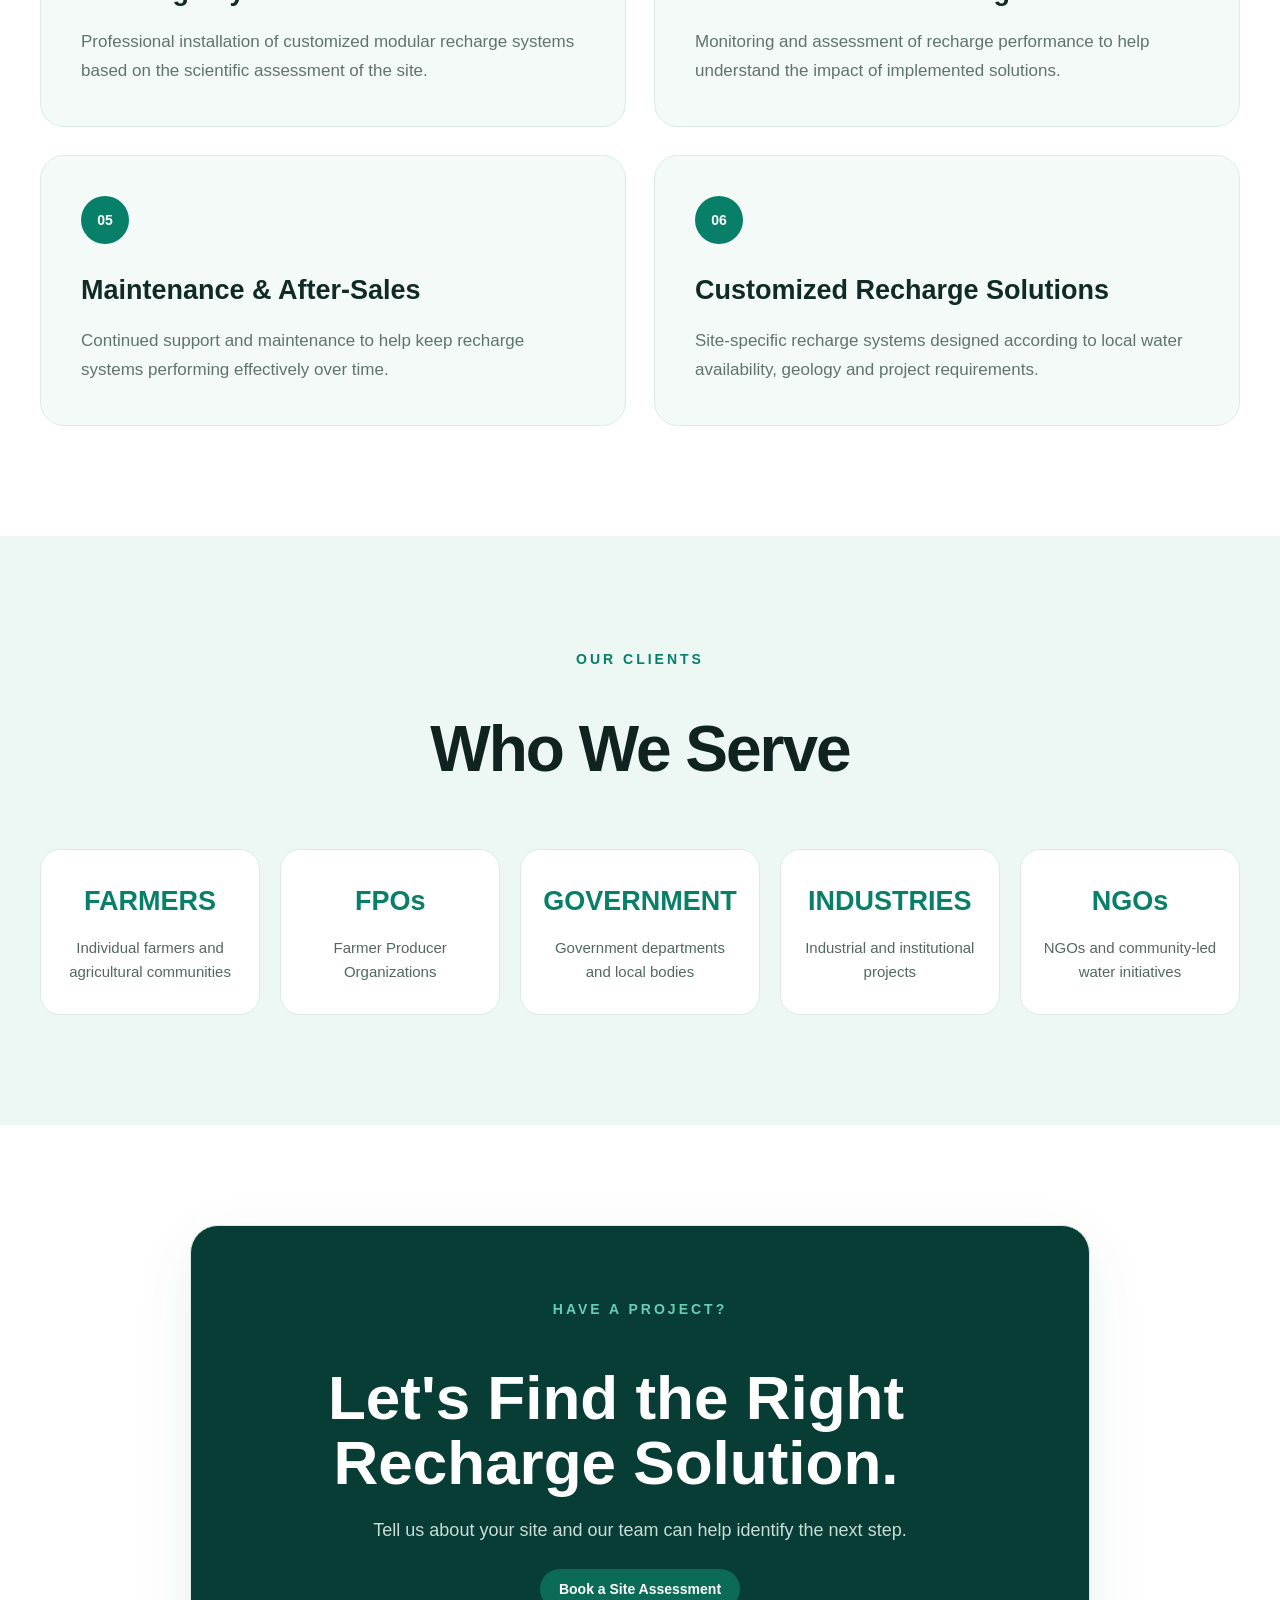
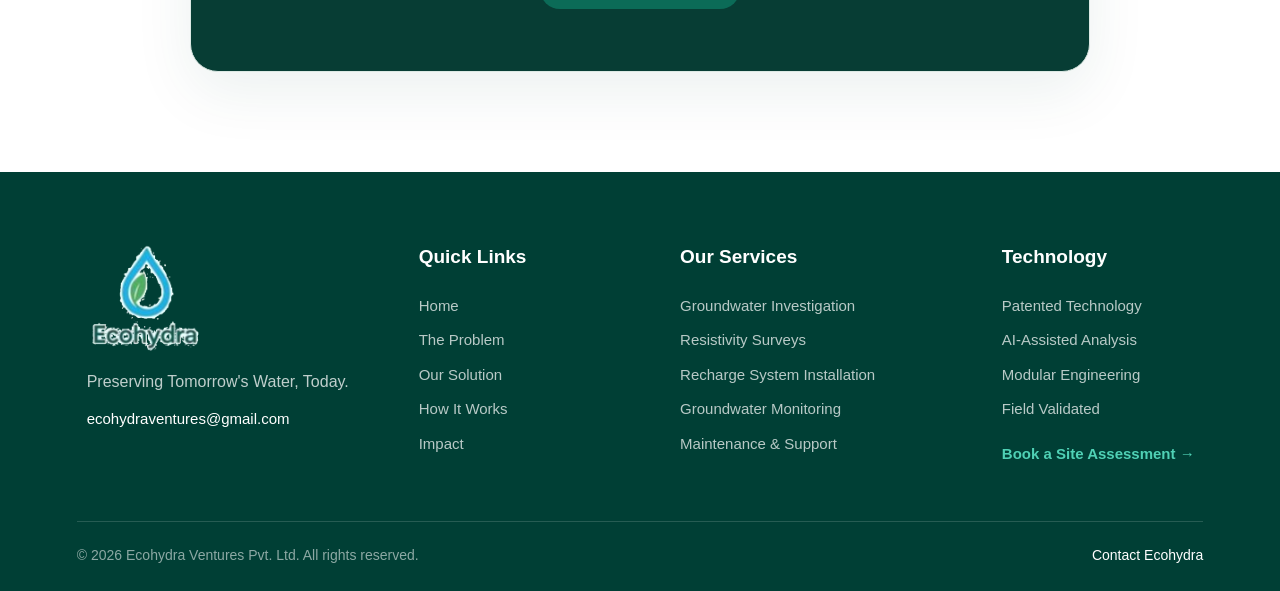
<file: services.html>
<!DOCTYPE html>
<html lang="en">

<head>
    <meta charset="UTF-8">

    <meta
        name="viewport"
        content="width=device-width, initial-scale=1.0"
    >

    <meta
        name="description"
        content="Ecohydra groundwater investigation, resistivity survey, recharge installation, monitoring and maintenance services."
    >

    <title>Services | Ecohydra Ventures Pvt. Ltd.</title>

    <link rel="icon" type="image/png" href="ecohydra-favicon.png">
    <link rel="stylesheet" href="style.css">
</head>

<body>

    <!-- HEADER -->
    <header class="header">

        <nav class="navbar">

            <a href="index.html" class="logo">
                <img
                    src="ecohydra-logo.png"
                    alt="Ecohydra Ventures Pvt. Ltd."
                    class="site-logo"
                >
            </a>

            <button
                class="menu-toggle"
                id="menuToggle"
                aria-label="Open menu"
            >
                ☰
            </button>

            <ul class="nav-links" id="navLinks">

                <li>
                    <a href="index.html">
                        Home
                    </a>
                </li>

                <li>
                    <a href="problem.html">
                        The Problem
                    </a>
                </li>

                <li>
                    <a href="solution.html">
                        Our Solution
                    </a>
                </li>

                <li>
                    <a href="how-it-works.html">
                        How It Works
                    </a>
                </li>

                <li>
                    <a href="impact.html">
                        Impact
                    </a>
                </li>

                <li>
                    <a href="services.html" class="active">
                        Services
                    </a>
                </li>

                <li>
                    <a href="technology.html">
                        Technology
                    </a>
                </li>

                <li>
                    <a href="contact.html">
                        Contact
                    </a>
                </li>

            </ul>

            <a href="contact.html" class="nav-cta">
                Get in Touch
            </a>

        </nav>

    </header>


    <!-- MAIN -->
    <main>

        <!-- HERO -->
        <section class="page-hero">

            <div class="container">

                <span class="eyebrow">
                    OUR SERVICES
                </span>

                <h1>
                    Complete Groundwater Recharge Solutions
                </h1>

                <p>
                    From scientific groundwater investigation to
                    installation, monitoring and maintenance, Ecohydra
                    provides end-to-end recharge solutions.
                </p>

            </div>

        </section>


        <!-- SERVICES -->
        <section class="solution-section">

            <div class="container">

                <div class="section-heading">

                    <span class="eyebrow">
                        WHAT WE DO
                    </span>

                    <h2>
                        Services Built Around Your Site
                    </h2>

                    <p>
                        Every project begins with understanding the
                        site and ends with a practical, measurable
                        groundwater recharge solution.
                    </p>

                </div>


                <div class="solution-grid">

                    <div class="solution-card">

                        <div class="solution-number">
                            01
                        </div>

                        <h3>
                            Groundwater Investigation
                        </h3>

                        <p>
                            Scientific assessment of geological and
                            hydrogeological conditions to understand
                            groundwater behaviour and recharge potential.
                        </p>

                    </div>


                    <div class="solution-card">

                        <div class="solution-number">
                            02
                        </div>

                        <h3>
                            Resistivity Surveys
                        </h3>

                        <p>
                            Geophysical surveys to study subsurface
                            formations and identify suitable zones
                            for groundwater recharge.
                        </p>

                    </div>


                    <div class="solution-card">

                        <div class="solution-number">
                            03
                        </div>

                        <h3>
                            Recharge System Installation
                        </h3>

                        <p>
                            Professional installation of customized
                            modular recharge systems based on the
                            scientific assessment of the site.
                        </p>

                    </div>


                    <div class="solution-card">

                        <div class="solution-number">
                            04
                        </div>

                        <h3>
                            Groundwater Monitoring
                        </h3>

                        <p>
                            Monitoring and assessment of recharge
                            performance to help understand the impact
                            of implemented solutions.
                        </p>

                    </div>


                    <div class="solution-card">

                        <div class="solution-number">
                            05
                        </div>

                        <h3>
                            Maintenance &amp; After-Sales
                        </h3>

                        <p>
                            Continued support and maintenance to help
                            keep recharge systems performing effectively
                            over time.
                        </p>

                    </div>


                    <div class="solution-card">

                        <div class="solution-number">
                            06
                        </div>

                        <h3>
                            Customized Recharge Solutions
                        </h3>

                        <p>
                            Site-specific recharge systems designed
                            according to local water availability,
                            geology and project requirements.
                        </p>

                    </div>

                </div>

            </div>

        </section>


        <!-- WHO WE SERVE -->
        <section class="benefits-section">

            <div class="container">

                <div class="section-heading">

                    <span class="eyebrow">
                        OUR CLIENTS
                    </span>

                    <h2>
                        Who We Serve
                    </h2>

                </div>


                <div class="benefits-grid">

                    <div class="benefit-item">

                        <strong>
                            FARMERS
                        </strong>

                        <span>
                            Individual farmers and agricultural
                            communities
                        </span>

                    </div>


                    <div class="benefit-item">

                        <strong>
                            FPOs
                        </strong>

                        <span>
                            Farmer Producer Organizations
                        </span>

                    </div>


                    <div class="benefit-item">

                        <strong>
                            GOVERNMENT
                        </strong>

                        <span>
                            Government departments and local bodies
                        </span>

                    </div>


                    <div class="benefit-item">

                        <strong>
                            INDUSTRIES
                        </strong>

                        <span>
                            Industrial and institutional projects
                        </span>

                    </div>


                    <div class="benefit-item">

                        <strong>
                            NGOs
                        </strong>

                        <span>
                            NGOs and community-led water initiatives
                        </span>

                    </div>

                </div>

            </div>

        </section>


        <!-- CTA -->
        <section class="solution-cta">

            <div class="container">

                <div class="message-box">

                    <span class="eyebrow">
                        HAVE A PROJECT?
                    </span>

                    <h2>
                        Let's Find the Right Recharge Solution.
                    </h2>

                    <p>
                        Tell us about your site and our team can
                        help identify the next step.
                    </p>

                    <a href="contact.html" class="nav-cta">
                        Book a Site Assessment
                    </a>

                </div>

            </div>

        </section>

    </main>


    <!-- COMMON FOOTER -->
    <div id="site-footer"></div>


    <!-- FOOTER LOADER -->
    <script>

        fetch("footer.html")
            .then(response => {

                if (!response.ok) {
                    throw new Error("footer.html not found");
                }

                return response.text();

            })
            .then(data => {

                const footerContainer =
                    document.getElementById("site-footer");

                if (footerContainer) {
                    footerContainer.innerHTML = data;
                }

            })
            .catch(error => {

                console.error(
                    "Footer loading failed:",
                    error
                );

            });

    </script>


    <!-- MAIN SCRIPT -->
    <script src="script.js"></script>

</body>

</html>
</file>
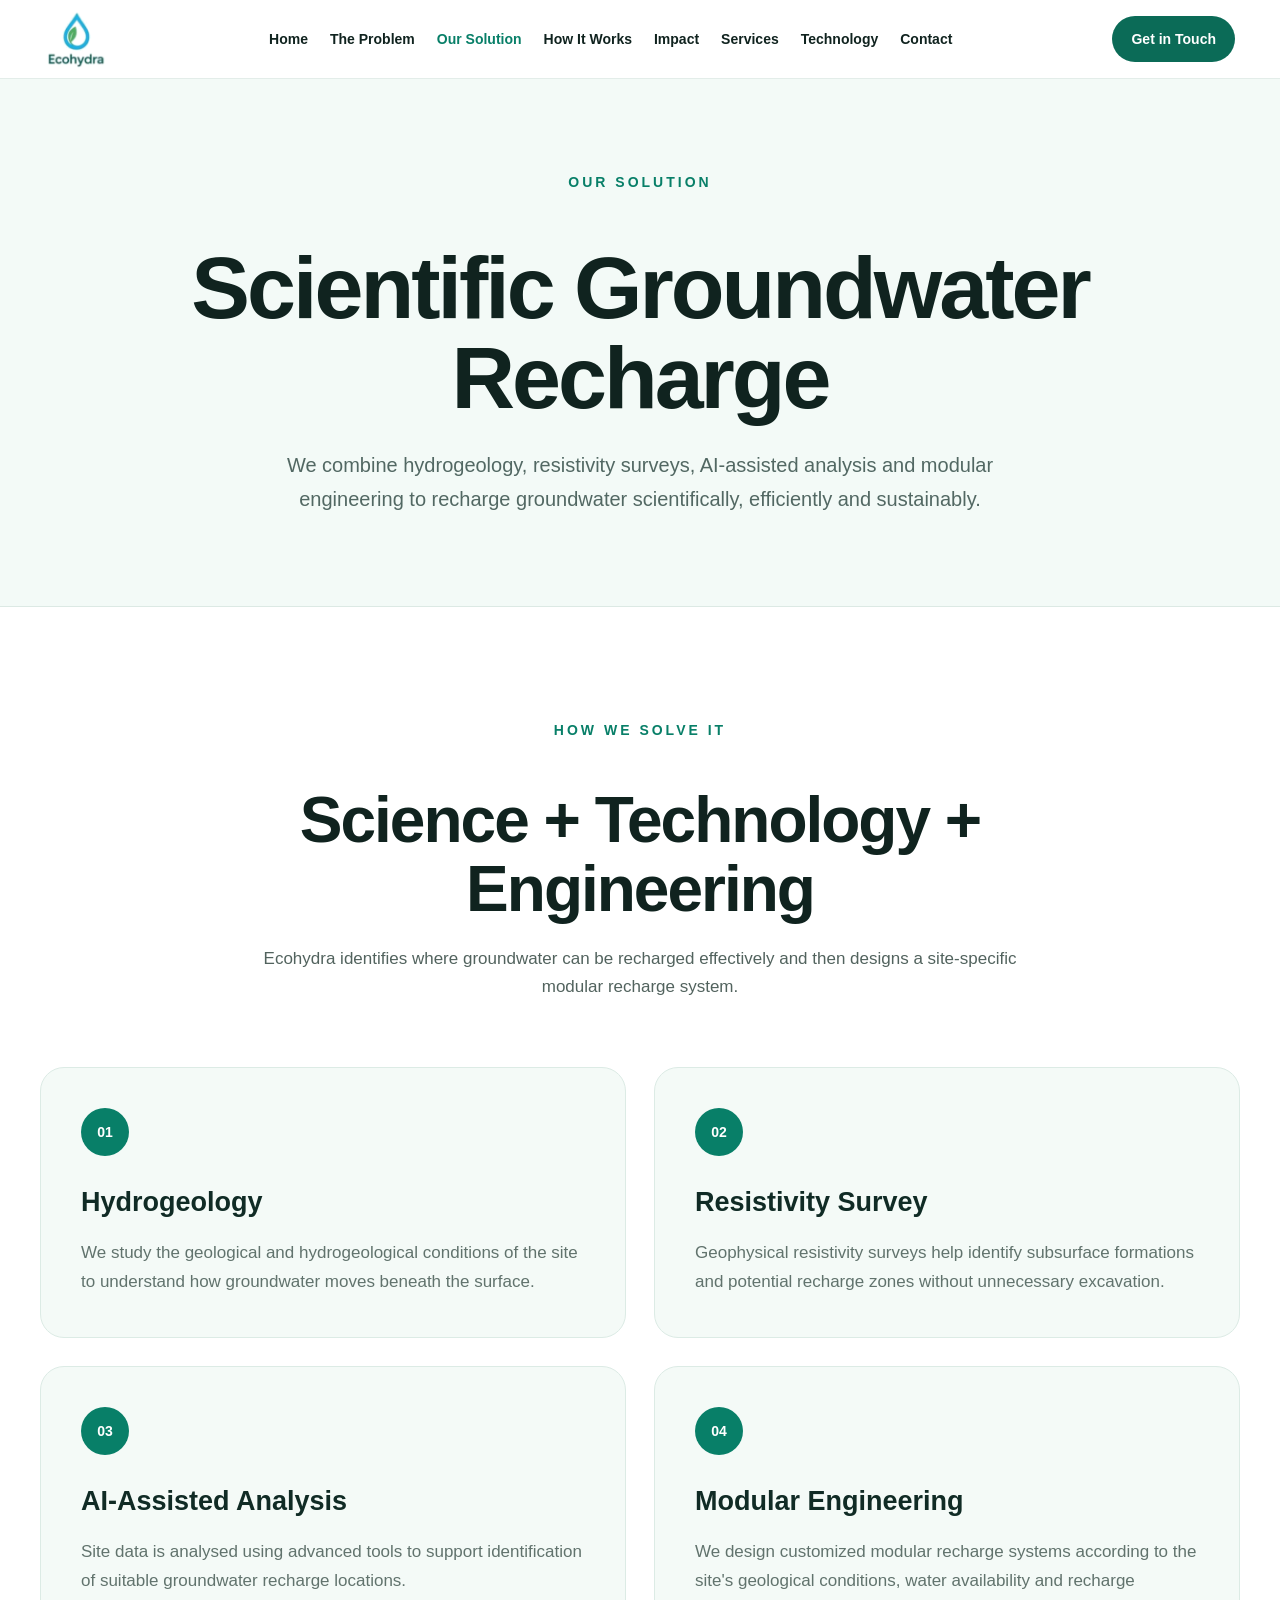
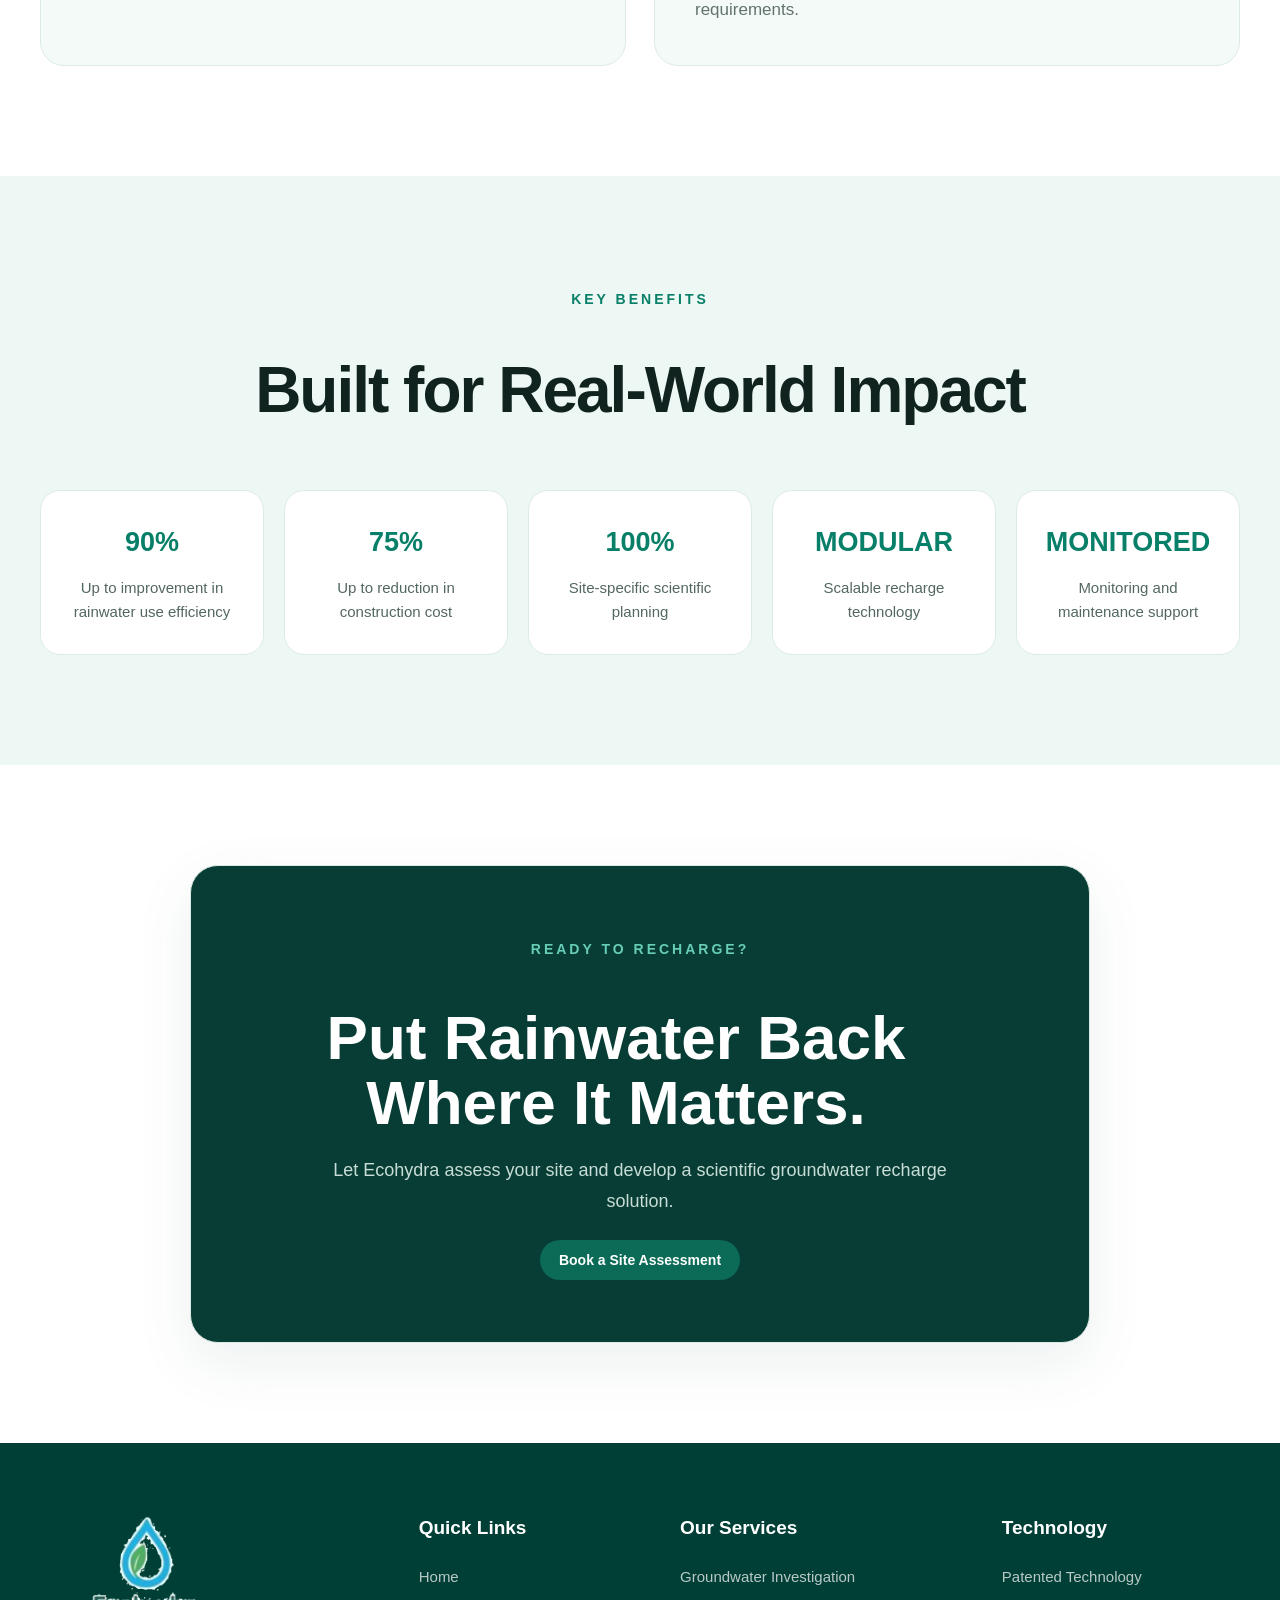
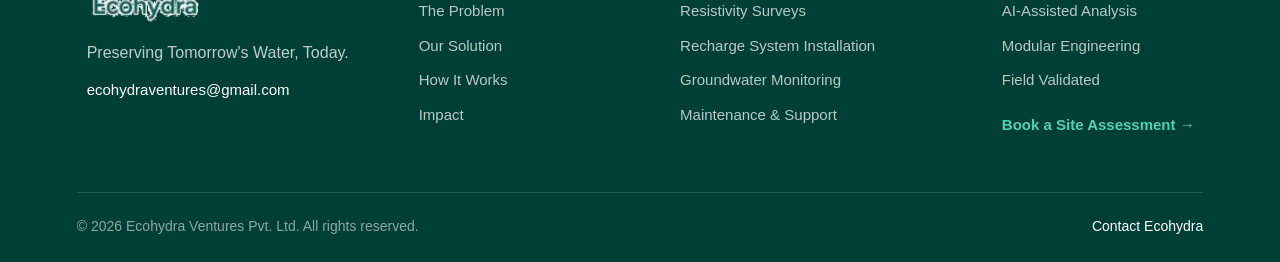
<file: solution.html>
<!DOCTYPE html>
<html lang="en">

<head>
    <meta charset="UTF-8">

    <meta name="viewport" content="width=device-width, initial-scale=1.0">

    <meta name="description"
        content="Ecohydra Ventures Pvt. Ltd. provides scientific and modular groundwater recharge solutions.">

    <title>Our Solution | Ecohydra Ventures Pvt. Ltd.</title>

    <link rel="icon" type="image/png" href="ecohydra-favicon.png">

    <link rel="stylesheet" href="style.css">
</head>

<body>

    <!-- HEADER -->
    <header class="header">

        <nav class="navbar">

            <a href="index.html" class="logo">
                <img
                    src="ecohydra-logo.png"
                    alt="Ecohydra Ventures Pvt. Ltd."
                    class="site-logo"
                >
            </a>

            <button class="menu-toggle" id="menuToggle" aria-label="Open menu">
                ☰
            </button>

            <ul class="nav-links" id="navLinks">

                <li><a href="index.html">Home</a></li>

                <li><a href="problem.html">The Problem</a></li>

                <li>
                    <a href="solution.html" class="active">
                        Our Solution
                    </a>
                </li>

                <li><a href="how-it-works.html">How It Works</a></li>

                <li><a href="impact.html">Impact</a></li>

                <li><a href="services.html">Services</a></li>

                <li><a href="technology.html">Technology</a></li>

                <li><a href="contact.html">Contact</a></li>

            </ul>

            <a href="contact.html" class="nav-cta">
                Get in Touch
            </a>

        </nav>

    </header>


    <!-- MAIN -->
    <main>

        <!-- HERO -->
        <section class="page-hero">

            <div class="container">

                <span class="eyebrow">
                    OUR SOLUTION
                </span>

                <h1>
                    Scientific Groundwater Recharge
                </h1>

                <p>
                    We combine hydrogeology, resistivity surveys,
                    AI-assisted analysis and modular engineering to
                    recharge groundwater scientifically, efficiently
                    and sustainably.
                </p>

            </div>

        </section>


        <!-- SOLUTION -->
        <section class="solution-section">

            <div class="container">

                <div class="section-heading">

                    <span class="eyebrow">
                        HOW WE SOLVE IT
                    </span>

                    <h2>
                        Science + Technology + Engineering
                    </h2>

                    <p>
                        Ecohydra identifies where groundwater can be
                        recharged effectively and then designs a
                        site-specific modular recharge system.
                    </p>

                </div>


                <div class="solution-grid">

                    <div class="solution-card">

                        <div class="solution-number">01</div>

                        <h3>Hydrogeology</h3>

                        <p>
                            We study the geological and hydrogeological
                            conditions of the site to understand how
                            groundwater moves beneath the surface.
                        </p>

                    </div>


                    <div class="solution-card">

                        <div class="solution-number">02</div>

                        <h3>Resistivity Survey</h3>

                        <p>
                            Geophysical resistivity surveys help identify
                            subsurface formations and potential recharge
                            zones without unnecessary excavation.
                        </p>

                    </div>


                    <div class="solution-card">

                        <div class="solution-number">03</div>

                        <h3>AI-Assisted Analysis</h3>

                        <p>
                            Site data is analysed using advanced tools to
                            support identification of suitable groundwater
                            recharge locations.
                        </p>

                    </div>


                    <div class="solution-card">

                        <div class="solution-number">04</div>

                        <h3>Modular Engineering</h3>

                        <p>
                            We design customized modular recharge systems
                            according to the site's geological conditions,
                            water availability and recharge requirements.
                        </p>

                    </div>

                </div>

            </div>

        </section>


        <!-- BENEFITS -->
        <section class="benefits-section">

            <div class="container">

                <div class="section-heading">

                    <span class="eyebrow">
                        KEY BENEFITS
                    </span>

                    <h2>
                        Built for Real-World Impact
                    </h2>

                </div>


                <div class="benefits-grid">

                    <div class="benefit-item">
                        <strong>90%</strong>
                        <span>
                            Up to improvement in rainwater
                            use efficiency
                        </span>
                    </div>

                    <div class="benefit-item">
                        <strong>75%</strong>
                        <span>
                            Up to reduction in construction cost
                        </span>
                    </div>

                    <div class="benefit-item">
                        <strong>100%</strong>
                        <span>
                            Site-specific scientific planning
                        </span>
                    </div>

                    <div class="benefit-item">
                        <strong>MODULAR</strong>
                        <span>
                            Scalable recharge technology
                        </span>
                    </div>

                    <div class="benefit-item">
                        <strong>MONITORED</strong>
                        <span>
                            Monitoring and maintenance support
                        </span>
                    </div>

                </div>

            </div>

        </section>


        <!-- CTA -->
        <section class="solution-cta">

            <div class="container">

                <div class="message-box">

                    <span class="eyebrow">
                        READY TO RECHARGE?
                    </span>

                    <h2>
                        Put Rainwater Back Where It Matters.
                    </h2>

                    <p>
                        Let Ecohydra assess your site and develop
                        a scientific groundwater recharge solution.
                    </p>

                    <a href="contact.html" class="nav-cta">
                        Book a Site Assessment
                    </a>

                </div>

            </div>

        </section>

    </main>


    <!-- COMMON FOOTER -->
    <div id="site-footer"></div>


    <!-- FOOTER LOADER -->
    <script>
        fetch("footer.html")
            .then(response => response.text())
            .then(data => {
                document.getElementById("site-footer").innerHTML = data;
            })
            .catch(error => {
                console.error("Footer loading failed:", error);
            });
    </script>


    <!-- MAIN SCRIPT -->
    <script src="script.js"></script>

</body>

</html>
</file>
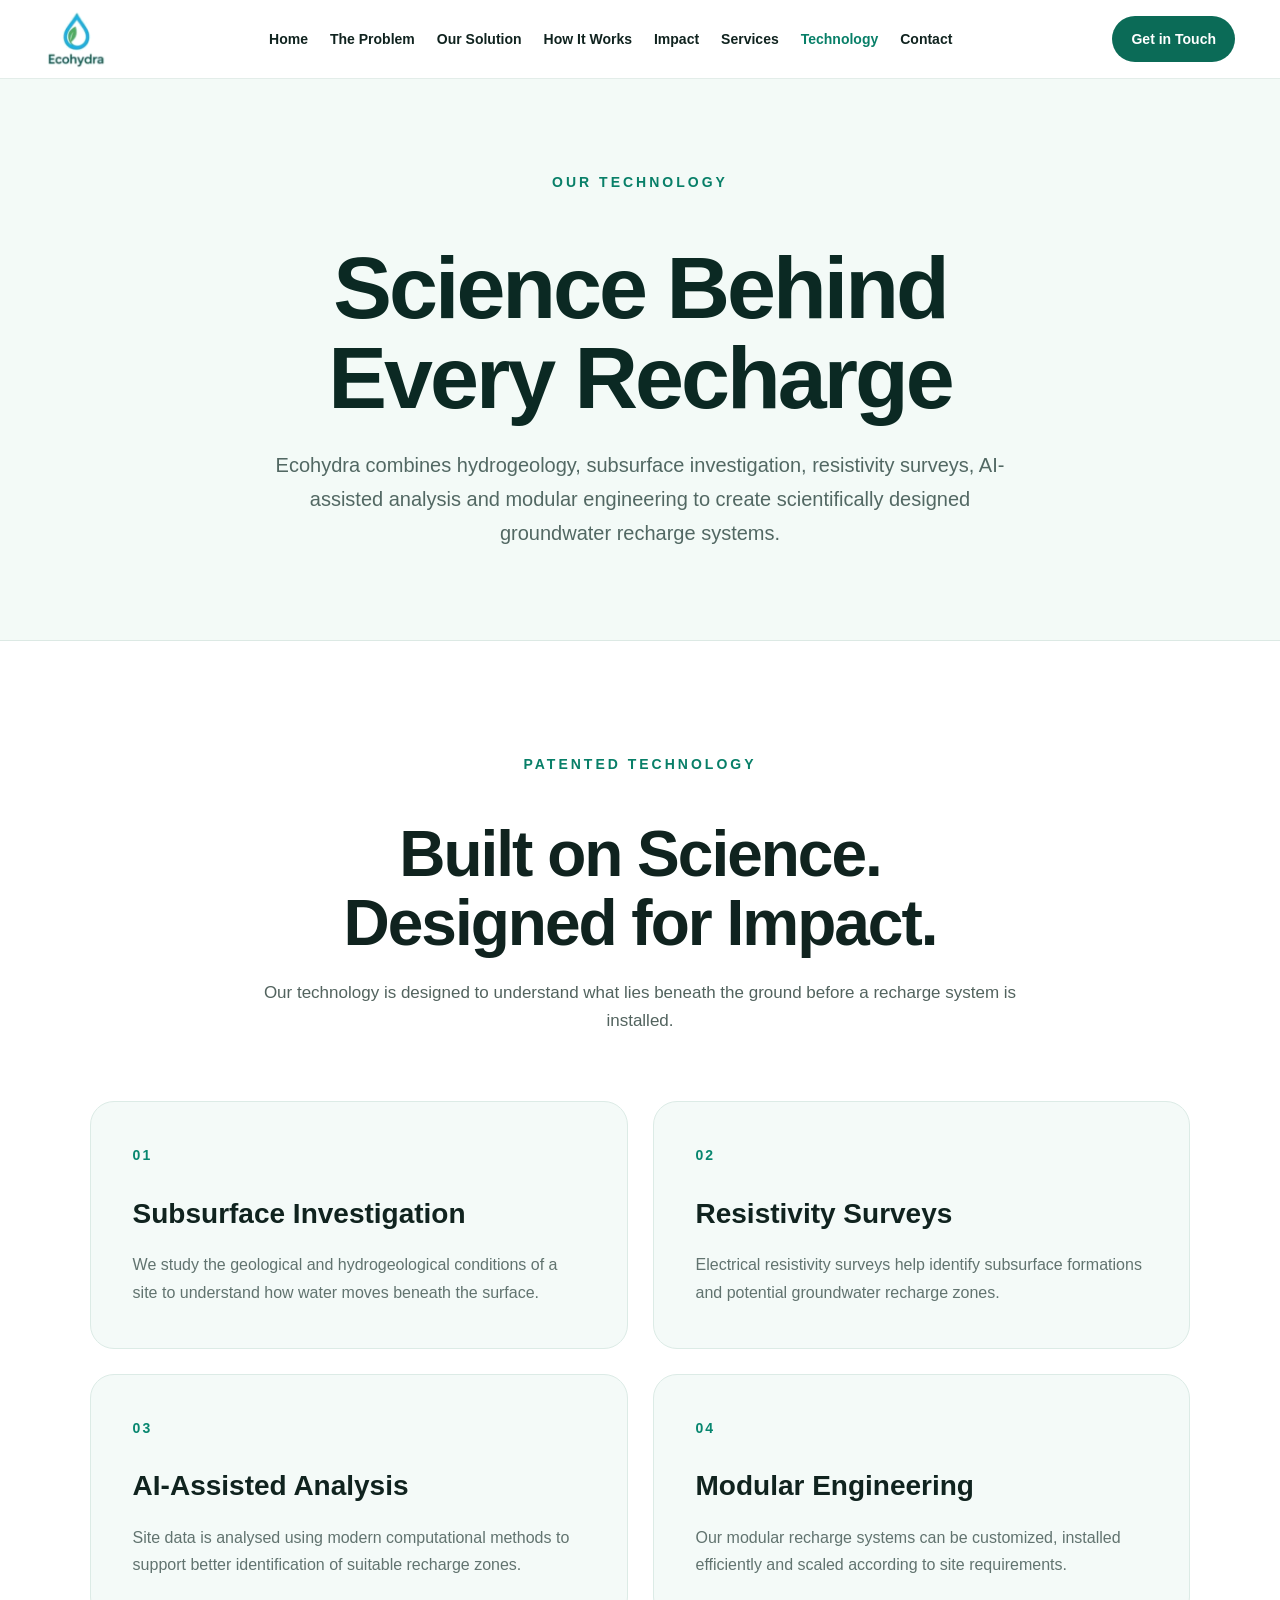
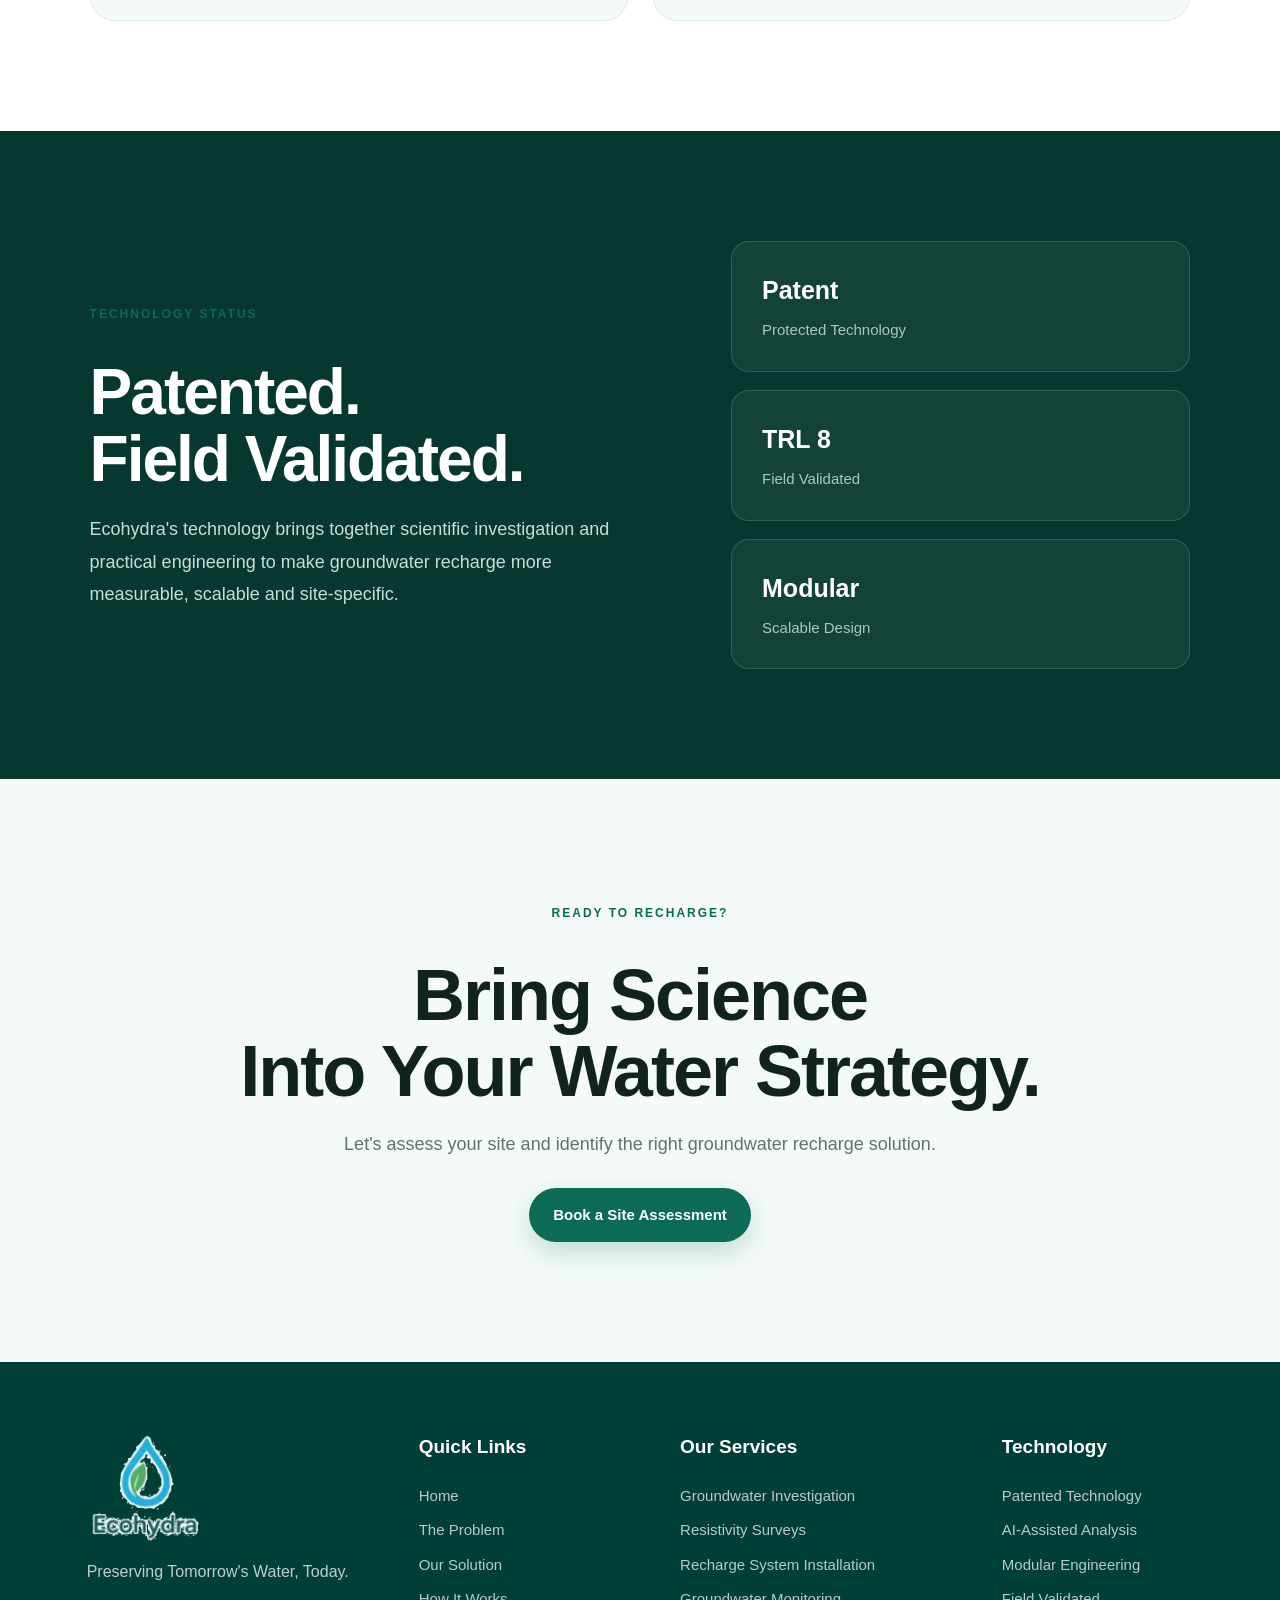
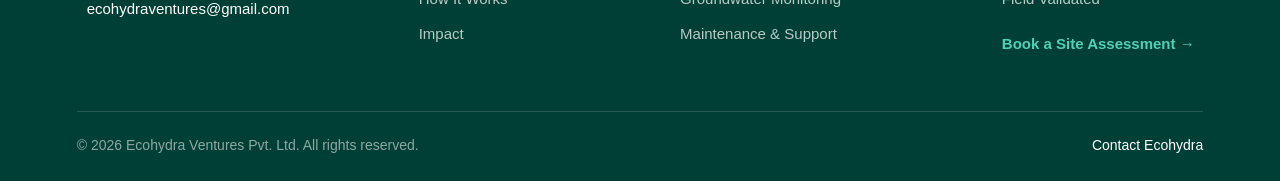
<file: technology.html>
<!DOCTYPE html>
<html lang="en">

<head>
    <meta charset="UTF-8">

    <meta
        name="description"
        content="Ecohydra Ventures Pvt. Ltd. - Patented modular groundwater recharge technology."
    >

    <meta
        name="viewport"
        content="width=device-width, initial-scale=1.0"
    >

    <title>Technology | Ecohydra Ventures Pvt. Ltd.</title>

    <link rel="icon" type="image/png" href="ecohydra-favicon.png">
    <link rel="stylesheet" href="style.css">
</head>

<body>

    <!-- HEADER -->
    <header class="header">

        <nav class="navbar">

            <a href="index.html" class="logo">
                <img
                    src="ecohydra-logo.png"
                    alt="Ecohydra Ventures Pvt. Ltd."
                    class="site-logo"
                >
            </a>

            <button
                class="menu-toggle"
                id="menuToggle"
                aria-label="Open menu"
            >
                ☰
            </button>

            <ul class="nav-links" id="navLinks">

                <li>
                    <a href="index.html">
                        Home
                    </a>
                </li>

                <li>
                    <a href="problem.html">
                        The Problem
                    </a>
                </li>

                <li>
                    <a href="solution.html">
                        Our Solution
                    </a>
                </li>

                <li>
                    <a href="how-it-works.html">
                        How It Works
                    </a>
                </li>

                <li>
                    <a href="impact.html">
                        Impact
                    </a>
                </li>

                <li>
                    <a href="services.html">
                        Services
                    </a>
                </li>

                <li>
                    <a href="technology.html" class="active">
                        Technology
                    </a>
                </li>

                <li>
                    <a href="contact.html">
                        Contact
                    </a>
                </li>

            </ul>

            <a href="contact.html" class="nav-cta">
                Get in Touch
            </a>

        </nav>

    </header>


    <!-- TECHNOLOGY HERO -->
    <main>

        <section class="page-hero">

            <div class="page-hero-content">

                <span class="eyebrow">
                    OUR TECHNOLOGY
                </span>

                <h1>
                    Science Behind<br>
                    Every Recharge
                </h1>

                <p>
                    Ecohydra combines hydrogeology, subsurface investigation,
                    resistivity surveys, AI-assisted analysis and modular
                    engineering to create scientifically designed groundwater
                    recharge systems.
                </p>

            </div>

        </section>


        <!-- TECHNOLOGY FEATURES -->
        <section class="content-section">

            <div class="section-heading">

                <span class="eyebrow">
                    PATENTED TECHNOLOGY
                </span>

                <h2>
                    Built on Science.<br>
                    Designed for Impact.
                </h2>

                <p>
                    Our technology is designed to understand what lies beneath
                    the ground before a recharge system is installed.
                </p>

            </div>


            <div class="cards-grid">

                <div class="info-card reveal">

                    <div class="card-number">
                        01
                    </div>

                    <h3>
                        Subsurface Investigation
                    </h3>

                    <p>
                        We study the geological and hydrogeological conditions
                        of a site to understand how water moves beneath the
                        surface.
                    </p>

                </div>


                <div class="info-card reveal">

                    <div class="card-number">
                        02
                    </div>

                    <h3>
                        Resistivity Surveys
                    </h3>

                    <p>
                        Electrical resistivity surveys help identify
                        subsurface formations and potential groundwater
                        recharge zones.
                    </p>

                </div>


                <div class="info-card reveal">

                    <div class="card-number">
                        03
                    </div>

                    <h3>
                        AI-Assisted Analysis
                    </h3>

                    <p>
                        Site data is analysed using modern computational
                        methods to support better identification of suitable
                        recharge zones.
                    </p>

                </div>


                <div class="info-card reveal">

                    <div class="card-number">
                        04
                    </div>

                    <h3>
                        Modular Engineering
                    </h3>

                    <p>
                        Our modular recharge systems can be customized,
                        installed efficiently and scaled according to site
                        requirements.
                    </p>

                </div>

            </div>

        </section>


        <!-- TECHNOLOGY STATUS -->
        <section class="technology-highlight">

            <div class="technology-highlight-inner">

                <div>

                    <span class="eyebrow">
                        TECHNOLOGY STATUS
                    </span>

                    <h2>
                        Patented.<br>
                        Field Validated.
                    </h2>

                    <p>
                        Ecohydra's technology brings together scientific
                        investigation and practical engineering to make
                        groundwater recharge more measurable, scalable and
                        site-specific.
                    </p>

                </div>


                <div class="technology-stats">

                    <div class="tech-stat">

                        <strong>
                            Patent
                        </strong>

                        <span>
                            Protected Technology
                        </span>

                    </div>


                    <div class="tech-stat">

                        <strong>
                            TRL 8
                        </strong>

                        <span>
                            Field Validated
                        </span>

                    </div>


                    <div class="tech-stat">

                        <strong>
                            Modular
                        </strong>

                        <span>
                            Scalable Design
                        </span>

                    </div>

                </div>

            </div>

        </section>


        <!-- CTA -->
        <section class="page-cta">

            <span class="eyebrow">
                READY TO RECHARGE?
            </span>

            <h2>
                Bring Science<br>
                Into Your Water Strategy.
            </h2>

            <p>
                Let's assess your site and identify the right groundwater
                recharge solution.
            </p>

            <a href="contact.html" class="btn btn-primary">
                Book a Site Assessment
            </a>

        </section>

    </main>


    <!-- COMMON FOOTER -->
    <div id="site-footer"></div>


    <!-- FOOTER LOADER -->
    <script>

        fetch("footer.html")
            .then(response => {

                if (!response.ok) {
                    throw new Error("footer.html not found");
                }

                return response.text();

            })
            .then(data => {

                const footerContainer =
                    document.getElementById("site-footer");

                if (footerContainer) {
                    footerContainer.innerHTML = data;
                }

            })
            .catch(error => {

                console.error(
                    "Footer loading failed:",
                    error
                );

            });

    </script>


    <!-- MAIN SCRIPT -->
    <script src="script.js"></script>

</body>

</html>
</file>
<file: style.css>
/* =========================================================
   ECOHYDRA — GLOBAL STYLES
   ========================================================= */

:root {
    --green-dark: #073b32;
    --green: #0b6b57;
    --green-light: #dff4eb;
    --aqua: #42c8b0;
    --blue: #1677c8;
    --cream: #f5faf7;
    --white: #ffffff;
    --dark: #10231f;
    --text: #52635e;
    --border: #dce9e4;

    --shadow: 0 20px 50px rgba(7, 59, 50, 0.10);
    --radius: 20px;
}


/* =========================================================
   RESET
   ========================================================= */

* {
    margin: 0;
    padding: 0;
    box-sizing: border-box;
}

html {
    scroll-behavior: smooth;
}

body {
    font-family: Arial, Helvetica, sans-serif;
    color: var(--dark);
    background: var(--white);
    line-height: 1.6;
}

a {
    text-decoration: none;
    color: inherit;
}

button {
    font-family: inherit;
}

img {
    max-width: 100%;
    display: block;
}


/* =========================================================
   HEADER
   ========================================================= */

.header {
    position: sticky;
    top: 0;
    z-index: 1000;
    background: rgba(255, 255, 255, 0.92);
    backdrop-filter: blur(15px);
    border-bottom: 1px solid rgba(220, 233, 228, 0.8);
}

.navbar {
    max-width: 1250px;
    margin: auto;
    min-height: 78px;
    padding: 0 30px;

    display: flex;
    align-items: center;
    justify-content: space-between;
    gap: 25px;
}


/* LOGO */

.logo {
    display: flex;
    align-items: center;
    gap: 10px;
}

.logo-mark {
    width: 42px;
    height: 42px;
    border-radius: 50%;

    display: grid;
    place-items: center;

    color: white;
    background: linear-gradient(135deg, var(--green), var(--aqua));

    font-size: 22px;
    font-weight: 800;
}

.logo-text {
    display: flex;
    flex-direction: column;
    line-height: 1.1;
}

.logo-text strong {
    color: var(--green-dark);
    font-size: 20px;
}

.logo-text small {
    color: var(--text);
    font-size: 9px;
    margin-top: 4px;
}


/* NAVIGATION */

.nav-links {
    display: flex;
    align-items: center;
    gap: 22px;
    list-style: none;
}

.nav-links a {
    color: var(--dark);
    font-size: 14px;
    font-weight: 600;
    transition: 0.3s;
}

.nav-links a:hover {
    color: var(--green);
}

.nav-cta {
    padding: 12px 19px;
    border-radius: 50px;

    color: white;
    background: var(--green);

    font-size: 14px;
    font-weight: 700;

    transition: 0.3s;
}

.nav-cta:hover {
    background: var(--green-dark);
    transform: translateY(-2px);
}


/* MOBILE MENU BUTTON */

.menu-toggle {
    display: none;

    border: none;
    background: transparent;

    font-size: 28px;
    cursor: pointer;
    color: var(--green-dark);
}


/* =========================================================
   GENERAL SECTIONS
   ========================================================= */

.section {
    max-width: 1250px;
    margin: auto;
    padding: 110px 30px;
}

.section-heading {
    max-width: 750px;
    margin: 0 auto 60px;
    text-align: center;
}

.eyebrow {
    display: inline-block;

    margin-bottom: 15px;

    color: var(--green);
    font-size: 12px;
    font-weight: 800;
    letter-spacing: 2px;
}

.section-heading h2,
.about-content h2 {
    color: var(--dark);
    font-size: clamp(36px, 5vw, 58px);
    line-height: 1.08;
    letter-spacing: -2px;
}

.section-heading h2 span,
.about-content h2 span {
    display: block;
    color: var(--green);
}

.section-heading > p:last-child {
    margin-top: 20px;
    color: var(--text);
    font-size: 17px;
}


/* =========================================================
   HERO
   ========================================================= */

.hero {
    min-height: calc(100vh - 78px);

    max-width: 1400px;
    margin: auto;
    padding: 80px 60px;

    display: grid;
    grid-template-columns: 1.1fr 0.9fr;
    align-items: center;
    gap: 60px;

    overflow: hidden;

    background:
        radial-gradient(circle at 80% 30%, rgba(66, 200, 176, 0.18), transparent 35%),
        linear-gradient(135deg, #f4fbf8, #ffffff);
}


/* HERO TEXT */

.hero-content {
    max-width: 700px;
}

.hero h1 {
    margin-bottom: 25px;

    color: var(--green-dark);

    font-size: clamp(48px, 7vw, 82px);
    line-height: 0.98;
    letter-spacing: -4px;
}

.hero h1 span {
    display: block;
    color: var(--green);
}

.hero-description {
    max-width: 650px;
    margin-bottom: 35px;

    color: var(--text);
    font-size: 18px;
}


/* HERO BUTTONS */

.hero-buttons {
    display: flex;
    flex-wrap: wrap;
    gap: 14px;
    margin-bottom: 45px;
}

.btn {
    display: inline-flex;
    align-items: center;
    justify-content: center;

    padding: 15px 24px;
    border-radius: 50px;

    font-weight: 700;
    font-size: 15px;

    transition: 0.3s;
}

.btn-primary {
    color: white;
    background: var(--green);
    box-shadow: 0 10px 25px rgba(11, 107, 87, 0.20);
}

.btn-primary:hover {
    background: var(--green-dark);
    transform: translateY(-3px);
}

.btn-secondary {
    color: var(--green-dark);
    background: white;
    border: 1px solid var(--border);
}

.btn-secondary:hover {
    border-color: var(--green);
    transform: translateY(-3px);
}


/* HERO STATS */

.hero-stats {
    display: flex;
    flex-wrap: wrap;
    gap: 45px;
}

.hero-stats div {
    display: flex;
    flex-direction: column;
}

.hero-stats strong {
    color: var(--green-dark);
    font-size: 30px;
}

.hero-stats span {
    color: var(--text);
    font-size: 13px;
}


/* HERO VISUAL */

.hero-visual {
    position: relative;

    min-height: 500px;

    display: grid;
    place-items: center;
}

.hero-circle {
    width: 390px;
    height: 390px;

    border-radius: 50%;

    background:
        radial-gradient(circle at 35% 30%, #ffffff, transparent 25%),
        linear-gradient(135deg, var(--green), var(--aqua));

    box-shadow:
        0 40px 80px rgba(7, 59, 50, 0.20);

    animation: float 5s ease-in-out infinite;
}

.water-card {
    position: absolute;

    right: 0;
    bottom: 70px;

    width: 270px;
    padding: 28px;

    border: 1px solid rgba(255, 255, 255, 0.8);
    border-radius: 20px;

    background: rgba(255, 255, 255, 0.90);
    backdrop-filter: blur(15px);

    box-shadow: var(--shadow);
}

.water-card span {
    color: var(--green);
    font-size: 11px;
    font-weight: 800;
    letter-spacing: 2px;
}

.water-card strong {
    display: block;
    margin: 5px 0;

    color: var(--green-dark);
    font-size: 30px;
}

.water-card p {
    color: var(--text);
    font-size: 13px;
}

@keyframes float {
    0%,
    100% {
        transform: translateY(0);
    }

    50% {
        transform: translateY(-15px);
    }
}


/* =========================================================
   PROBLEM
   ========================================================= */

.problem-section {
    background: var(--cream);
}

.problem-grid {
    display: grid;
    grid-template-columns: repeat(3, 1fr);
    gap: 20px;
}

.problem-card {
    padding: 30px;

    background: white;
    border: 1px solid var(--border);
    border-radius: var(--radius);

    transition: 0.3s;
}

.problem-card:hover {
    transform: translateY(-8px);
    box-shadow: var(--shadow);
}

.card-icon {
    width: 45px;
    height: 45px;

    margin-bottom: 22px;

    display: grid;
    place-items: center;

    border-radius: 12px;

    color: var(--green);
    background: var(--green-light);

    font-size: 20px;
    font-weight: 800;
}

.problem-card h3 {
    margin-bottom: 10px;
    color: var(--dark);
    font-size: 19px;
}

.problem-card p {
    color: var(--text);
    font-size: 14px;
}

.problem-statement {
    max-width: 850px;
    margin: 60px auto 0;
    padding: 30px;

    text-align: center;

    border-radius: var(--radius);
    background: var(--green-dark);
    color: white;

    box-shadow: var(--shadow);
}

.problem-statement strong,
.problem-statement span {
    display: block;
}

.problem-statement strong {
    font-size: 21px;
}

.problem-statement span {
    margin-top: 5px;
    color: #a8dfd2;
}


/* =========================================================
   SOLUTION
   ========================================================= */

.solution-section {
    background: white;
}

.solution-layout {
    display: grid;
    grid-template-columns: 1.2fr 0.8fr;
    gap: 70px;
    align-items: center;
}

.solution-content h2 {
    margin-bottom: 25px;
    color: var(--green-dark);
    font-size: clamp(40px, 5vw, 60px);
    line-height: 1.05;
}

.solution-content h2 span {
    display: block;
    color: var(--green);
}

.solution-content > p {
    color: var(--text);
    font-size: 17px;
}

.technology-chain {
    display: flex;
    flex-wrap: wrap;
    align-items: center;
    gap: 10px;
    margin-top: 35px;
}

.technology-chain div {
    padding: 13px 16px;

    border-radius: 12px;

    color: var(--green-dark);
    background: var(--green-light);

    font-size: 13px;
}

.technology-chain > span {
    color: var(--green);
    font-size: 22px;
    font-weight: 800;
}


/* BENEFITS */

.benefits {
    padding: 35px;

    border-radius: 25px;

    background: var(--green-dark);
    color: white;

    box-shadow: var(--shadow);
}

.benefits h3 {
    margin-bottom: 25px;
    font-size: 25px;
}

.benefit {
    display: flex;
    align-items: center;
    gap: 18px;

    padding: 18px 0;

    border-bottom: 1px solid rgba(255, 255, 255, 0.12);
}

.benefit:last-child {
    border-bottom: none;
}

.benefit strong {
    min-width: 65px;
    color: var(--aqua);
    font-size: 25px;
}

.benefit span {
    color: #d3e6e1;
    font-size: 14px;
}


/* =========================================================
   PROCESS
   ========================================================= */

.process-section {
    background: var(--cream);
}

.process-grid {
    display: grid;
    grid-template-columns: repeat(3, 1fr);
    gap: 20px;
}

.process-card {
    position: relative;

    padding: 35px;

    border-radius: var(--radius);

    background: white;
    border: 1px solid var(--border);

    overflow: hidden;

    transition: 0.3s;
}

.process-card:hover {
    transform: translateY(-7px);
    box-shadow: var(--shadow);
}

.process-card > span {
    color: var(--aqua);
    font-size: 42px;
    font-weight: 800;
}

.process-card h3 {
    margin: 15px 0 8px;
    color: var(--green-dark);
    font-size: 22px;
}

.process-card p {
    color: var(--text);
    font-size: 14px;
}


/* =========================================================
   IMPACT
   ========================================================= */

.impact-section {
    padding: 100px 30px;

    background:
        radial-gradient(circle at 20% 20%, rgba(66, 200, 176, 0.12), transparent 30%),
        var(--green-dark);

    color: white;
}

.section-heading.light h2 {
    color: white;
}

.section-heading.light h2 span {
    color: var(--aqua);
}

.section-heading.light .eyebrow {
    color: var(--aqua);
}

.impact-grid {
    max-width: 1200px;
    margin: auto;

    display: grid;
    grid-template-columns: repeat(5, 1fr);
    gap: 20px;
}

.impact-number {
    padding: 25px;
    text-align: center;

    border: 1px solid rgba(255, 255, 255, 0.12);
    border-radius: 18px;

    background: rgba(255, 255, 255, 0.04);
}

.impact-number strong {
    display: block;
    margin-bottom: 8px;

    color: var(--aqua);
    font-size: 38px;
}

.impact-number span {
    color: #c9ddd8;
    font-size: 13px;
}


/* =========================================================
   WHO WE SERVE
   ========================================================= */

.serve-grid {
    display: grid;
    grid-template-columns: repeat(4, 1fr);
    gap: 20px;
}

.serve-card {
    padding: 30px;

    border: 1px solid var(--border);
    border-radius: var(--radius);

    transition: 0.3s;
}

.serve-card:hover {
    transform: translateY(-8px);
    box-shadow: var(--shadow);
}

.serve-icon {
    margin-bottom: 20px;
    font-size: 38px;
}

.serve-card h3 {
    margin-bottom: 10px;
    color: var(--green-dark);
}

.serve-card p {
    color: var(--text);
    font-size: 14px;
}


/* =========================================================
   SERVICES
   ========================================================= */

.services-section {
    background: var(--cream);
}

.services-grid {
    display: grid;
    grid-template-columns: repeat(3, 1fr);
    gap: 20px;
}

.service-card {
    padding: 35px;

    background: white;
    border-radius: var(--radius);
    border: 1px solid var(--border);

    transition: 0.3s;
}

.service-card:hover {
    transform: translateY(-8px);
    border-color: var(--aqua);
    box-shadow: var(--shadow);
}

.service-card > span {
    color: var(--aqua);
    font-size: 13px;
    font-weight: 800;
}

.service-card h3 {
    margin: 15px 0 10px;
    color: var(--green-dark);
    font-size: 21px;
}

.service-card p {
    color: var(--text);
    font-size: 14px;
}


/* =========================================================
   ABOUT
   ========================================================= */

.about-section {
    display: grid;
    grid-template-columns: 1fr 1fr;
    gap: 80px;
    align-items: center;
}

.about-content > p:not(.eyebrow) {
    margin: 20px 0;
    color: var(--text);
    font-size: 17px;
}

.about-content .btn {
    margin-top: 15px;
}

.about-highlight {
    min-height: 450px;

    display: grid;
    place-items: center;

    border-radius: 30px;

    background:
        radial-gradient(circle at center, rgba(66, 200, 176, 0.35), transparent 40%),
        var(--green-dark);
}

.highlight-circle {
    width: 280px;
    height: 280px;

    display: flex;
    flex-direction: column;
    align-items: center;
    justify-content: center;
    gap: 7px;

    border-radius: 50%;

    border: 1px solid rgba(255, 255, 255, 0.2);
}

.highlight-circle strong {
    color: white;
    font-size: 19px;
    letter-spacing: 2px;
}

.highlight-circle span {
    color: var(--aqua);
    font-size: 22px;
}


/* =========================================================
   TECHNOLOGY
   ========================================================= */

.technology-features {
    display: grid;
    grid-template-columns: repeat(4, 1fr);
    gap: 20px;
    margin-bottom: 50px;
}

.tech-feature {
    padding: 30px;

    border-radius: var(--radius);

    background: var(--green-light);
}

.tech-feature span {
    color: var(--green);
    font-size: 13px;
    font-weight: 800;
}

.tech-feature h3 {
    margin-top: 15px;
    color: var(--green-dark);
    font-size: 19px;
}

.certification-bar {
    display: grid;
    grid-template-columns: repeat(3, 1fr);

    border-radius: 20px;
    overflow: hidden;

    background: var(--green-dark);
}

.certification-bar div {
    padding: 30px;
    text-align: center;
    color: white;
}

.certification-bar div + div {
    border-left: 1px solid rgba(255, 255, 255, 0.15);
}

.certification-bar strong,
.certification-bar span {
    display: block;
}

.certification-bar strong {
    color: var(--aqua);
    font-size: 19px;
}

.certification-bar span {
    margin-top: 5px;
    color: #c9ddd8;
    font-size: 13px;
}


/* =========================================================
   CONTACT
   ========================================================= */

.contact-section {
    padding: 110px 30px;

    text-align: center;

    background:
        radial-gradient(circle at 50% 0%, rgba(66, 200, 176, 0.25), transparent 40%),
        var(--green-dark);

    color: white;
}

.contact-content {
    max-width: 800px;
    margin: auto;
}

.contact-section .eyebrow {
    color: var(--aqua);
}

.contact-section h2 {
    color: white;
    font-size: clamp(45px, 6vw, 70px);
    line-height: 1;
}

.contact-section h2 span {
    display: block;
    color: var(--aqua);
}

.contact-section > .contact-content > p:not(.eyebrow) {
    margin: 25px auto;
    max-width: 650px;
    color: #c9ddd8;
}

.contact-details {
    margin: 30px 0;
}

.contact-details a {
    color: white;
    font-weight: 700;
}

.contact-buttons {
    display: flex;
    justify-content: center;
    flex-wrap: wrap;
    gap: 14px;
}

.contact-section .btn-secondary {
    color: white;
    background: transparent;
    border-color: rgba(255, 255, 255, 0.3);
}


/* =========================================================
   FOOTER
   ========================================================= */

.footer {
    padding: 60px 30px 25px;

    background: #032a24;
    color: white;
}

.footer-brand,
.footer-links,
.footer-bottom {
    max-width: 1200px;
    margin-left: auto;
    margin-right: auto;
}

.footer-brand {
    margin-bottom: 35px;
}

.footer-brand .logo-text strong {
    color: white;
}

.footer-brand .logo-text small {
    color: #a7c7c0;
}

.footer-brand p {
    margin-top: 15px;
    color: #a7c7c0;
}

.footer-links {
    display: flex;
    flex-wrap: wrap;
    gap: 25px;

    padding-bottom: 30px;
}

.footer-links a {
    color: #d0e1dd;
    font-size: 14px;
}

.footer-links a:hover {
    color: var(--aqua);
}

.footer-bottom {
    padding-top: 25px;
    border-top: 1px solid rgba(255, 255, 255, 0.1);
}

.footer-bottom p {
    color: #89aaa3;
    font-size: 12px;
}


/* =========================================================
   SCROLL TO TOP
   ========================================================= */

.scroll-top {
    position: fixed;
    right: 25px;
    bottom: 25px;

    width: 48px;
    height: 48px;

    border: none;
    border-radius: 50%;

    color: white;
    background: var(--green);

    font-size: 22px;

    cursor: pointer;

    opacity: 0;
    visibility: hidden;

    transition: 0.3s;

    z-index: 900;
}

.scroll-top.show {
    opacity: 1;
    visibility: visible;
}

.scroll-top:hover {
    background: var(--green-dark);
    transform: translateY(-3px);
}


/* =========================================================
   RESPONSIVE — TABLET
   ========================================================= */

@media (max-width: 1000px) {

    .nav-links {
        gap: 12px;
    }

    .nav-links a {
        font-size: 12px;
    }

    .hero {
        grid-template-columns: 1fr;
        text-align: center;
    }

    .hero-content {
        margin: auto;
    }

    .hero-buttons,
    .hero-stats {
        justify-content: center;
    }

    .hero-visual {
        min-height: 420px;
    }

    .problem-grid,
    .process-grid,
    .services-grid {
        grid-template-columns: repeat(2, 1fr);
    }

    .serve-grid {
        grid-template-columns: repeat(2, 1fr);
    }

    .technology-features {
        grid-template-columns: repeat(2, 1fr);
    }

    .impact-grid {
        grid-template-columns: repeat(3, 1fr);
    }
}


/* =========================================================
   RESPONSIVE — MOBILE
   ========================================================= */

@media (max-width: 700px) {

    .navbar {
        min-height: 70px;
        padding: 0 18px;
    }

    .nav-cta {
        display: none;
    }

    .menu-toggle {
        display: block;
    }

    .nav-links {
        position: absolute;
        top: 70px;
        left: 0;
        right: 0;

        display: none;
        flex-direction: column;
        align-items: stretch;

        padding: 20px;

        background: white;
        border-bottom: 1px solid var(--border);
        box-shadow: var(--shadow);
    }

    .nav-links.active {
        display: flex;
    }

    .nav-links a {
        display: block;
        padding: 12px;
        font-size: 15px;
    }


    .hero {
        min-height: auto;
        padding: 70px 20px;

        grid-template-columns: 1fr;
    }

    .hero h1 {
        font-size: 48px;
        letter-spacing: -2px;
    }

    .hero-description {
        font-size: 16px;
    }

    .hero-stats {
        gap: 25px;
    }

    .hero-visual {
        min-height: 350px;
    }

    .hero-circle {
        width: 280px;
        height: 280px;
    }

    .water-card {
        right: 5%;
        bottom: 30px;
        width: 230px;
    }


    .section {
        padding: 75px 20px;
    }

    .section-heading {
        margin-bottom: 40px;
    }

    .section-heading h2,
    .solution-content h2 {
        font-size: 40px;
        letter-spacing: -1.5px;
    }


    .problem-grid,
    .process-grid,
    .services-grid,
    .serve-grid,
    .technology-features {
        grid-template-columns: 1fr;
    }


    .solution-layout,
    .about-section {
        grid-template-columns: 1fr;
        gap: 45px;
    }


    .impact-section {
        padding: 75px 20px;
    }

    .impact-grid {
        grid-template-columns: repeat(2, 1fr);
    }

    .impact-number strong {
        font-size: 30px;
    }


    .certification-bar {
        grid-template-columns: 1fr;
    }

    .certification-bar div + div {
        border-left: none;
        border-top: 1px solid rgba(255, 255, 255, 0.15);
    }


    .about-highlight {
        min-height: 350px;
    }


    .contact-section {
        padding: 80px 20px;
    }

    .contact-section h2 {
        font-size: 48px;
    }


    .technology-chain {
        flex-direction: column;
        align-items: stretch;
    }

    .technology-chain > span {
        text-align: center;
    }


    .footer {
        padding: 50px 20px 25px;
    }
}
/* =========================================================
   SCROLL REVEAL ANIMATION
   ========================================================= */

.reveal {
    opacity: 0;
    transform: translateY(30px);
    transition:
        opacity 0.7s ease,
        transform 0.7s ease;
}

.reveal.revealed {
    opacity: 1;
    transform: translateY(0);
}
/* =========================================================
   ECOHYDRA RECHARGE VISUAL
   ========================================================= */

.recharge-visual {
    position: relative;
    width: 430px;
    height: 500px;

    display: flex;
    justify-content: center;
    align-items: flex-start;
}


/* -------------------------
   ORBIT RINGS
   ------------------------- */

.water-orbit {
    position: absolute;

    border: 1px solid rgba(11, 107, 87, 0.18);
    border-radius: 50%;
}

.orbit-one {
    width: 430px;
    height: 430px;

    top: 20px;
    left: 0;

    animation: rotateOrbit 18s linear infinite;
}

.orbit-two {
    width: 340px;
    height: 340px;

    top: 65px;
    left: 45px;

    border-color: rgba(66, 200, 176, 0.25);

    animation: rotateOrbitReverse 14s linear infinite;
}

@keyframes rotateOrbit {
    from {
        transform: rotate(0deg);
    }

    to {
        transform: rotate(360deg);
    }
}

@keyframes rotateOrbitReverse {
    from {
        transform: rotate(360deg);
    }

    to {
        transform: rotate(0deg);
    }
}


/* -------------------------
   RECHARGE SYSTEM
   ------------------------- */

.recharge-system {
    position: absolute;

    top: 75px;
    left: 50%;

    transform: translateX(-50%);

    width: 190px;

    text-align: center;

    z-index: 5;
}


/* Top */

.system-top {
    height: 55px;

    display: flex;
    align-items: center;
    justify-content: center;

    border-radius: 20px 20px 8px 8px;

    background: linear-gradient(
        135deg,
        #0b6b57,
        #15947c
    );

    color: white;

    box-shadow:
        0 15px 35px rgba(7, 59, 50, 0.2);
}

.system-top span {
    font-size: 11px;
    font-weight: 800;
    letter-spacing: 1.5px;
}


/* Body */

.system-body {
    min-height: 130px;

    display: flex;
    flex-direction: column;
    align-items: center;
    justify-content: center;

    background: white;

    border-left: 8px solid #0b6b57;
    border-right: 8px solid #0b6b57;

    box-shadow:
        0 15px 35px rgba(7, 59, 50, 0.15);
}

.system-body span {
    color: #073b32;

    font-size: 25px;
    font-weight: 800;
}

.system-body small {
    margin-top: 6px;

    color: #0b6b57;

    font-size: 9px;
    font-weight: 800;
    letter-spacing: 1px;
}


/* Bottom */

.system-bottom {
    height: 30px;

    border-radius: 0 0 18px 18px;

    background: #073b32;
}


/* -------------------------
   GROUNDWATER
   ------------------------- */

.groundwater {
    position: absolute;

    left: 50%;
    bottom: 35px;

    transform: translateX(-50%);

    width: 330px;
    height: 150px;

    overflow: hidden;

    border-radius: 50% 50% 25px 25px;

    background:
        linear-gradient(
            180deg,
            #4bd1bd,
            #087c99
        );

    box-shadow:
        0 25px 50px rgba(8, 124, 153, 0.2);

    z-index: 2;
}

.groundwater > span {
    position: absolute;

    top: 25px;
    left: 0;
    right: 0;

    text-align: center;

    color: white;

    font-size: 12px;
    font-weight: 800;
    letter-spacing: 2px;

    z-index: 5;
}


/* Water waves */

.water-wave {
    position: absolute;

    width: 500px;
    height: 80px;

    left: -85px;
    bottom: -30px;

    border-radius: 50%;

    border-top: 3px solid rgba(255, 255, 255, 0.45);

    animation: waveMove 4s ease-in-out infinite;
}

.wave-two {
    bottom: -50px;

    animation-delay: -2s;
}

@keyframes waveMove {
    0%,
    100% {
        transform: translateX(-15px);
    }

    50% {
        transform: translateX(15px);
    }
}


/* -------------------------
   RAIN DROPS
   ------------------------- */

.rain-drop {
    position: absolute;

    color: #1677c8;

    font-size: 30px;

    filter: drop-shadow(
        0 8px 8px rgba(22, 119, 200, 0.2)
    );

    z-index: 10;

    animation: rainFall 2.5s ease-in-out infinite;
}

.drop-one {
    top: 5px;
    left: 125px;
}

.drop-two {
    top: 35px;
    right: 105px;

    animation-delay: 0.8s;
}

.drop-three {
    top: 100px;
    left: 70px;

    animation-delay: 1.5s;
}

@keyframes rainFall {
    0% {
        opacity: 0;
        transform: translateY(-15px);
    }

    30% {
        opacity: 1;
    }

    70% {
        opacity: 1;
    }

    100% {
        opacity: 0;
        transform: translateY(45px);
    }
}


/* -------------------------
   UPDATED WATER CARD
   ------------------------- */

.hero-visual .water-card {
    z-index: 20;
}


/* =========================================================
   MOBILE RECHARGE VISUAL
   ========================================================= */

@media (max-width: 700px) {

    .recharge-visual {
        width: 330px;
        height: 400px;
    }

    .orbit-one {
        width: 330px;
        height: 330px;
    }

    .orbit-two {
        width: 270px;
        height: 270px;

        left: 30px;
    }

    .recharge-system {
        top: 55px;

        width: 150px;
    }

    .system-top {
        height: 45px;
    }

    .system-body {
        min-height: 100px;
    }

    .system-body span {
        font-size: 20px;
    }

    .groundwater {
        width: 270px;
        height: 120px;
    }

    .water-card {
        right: 0;
        bottom: 10px;
    }
}
.site-logo {
    width: auto;
    height: 58px;
    max-width: 160px;
    object-fit: contain;
    display: block;
}

.header .logo {
    display: flex;
    align-items: center;
    height: 70px;
}
/* =========================================
   THE PROBLEM PAGE
========================================= */

padding: 110px 20px 90px;
.page-hero {
    background: linear-gradient(135deg, #f3faf7 0%, #ffffff 100%);
    text-align: center;
    border-bottom: 1px solid var(--border);
}

.page-hero .container {
    max-width: 900px;
    margin: 0 auto;
}

.page-hero h1 {
    font-size: clamp(42px, 6vw, 72px);
    line-height: 1.05;
    margin: 18px 0 24px;
    color: var(--dark);
}

.page-hero p {
    max-width: 760px;
    margin: 0 auto;
    font-size: 19px;
    line-height: 1.8;
    color: var(--text);
}


/* Problem cards section */

.problem-section {
    padding: 100px 20px;
    background: #ffffff;
}

.problem-section .container {
    max-width: 1200px;
    margin: 0 auto;
}

.section-heading {
    max-width: 750px;
    margin: 0 auto 55px;
    text-align: center;
}

.section-heading h2 {
    font-size: clamp(34px, 5vw, 52px);
    line-height: 1.15;
    margin: 16px 0 20px;
    color: var(--dark);
}

.section-heading p {
    font-size: 17px;
    line-height: 1.8;
    color: var(--text);
}


/* Cards grid */

.problem-grid {
    display: grid;
    grid-template-columns: repeat(3, 1fr);
    gap: 24px;
}

.problem-card {
    padding: 34px;
    background: #f7fbf9;
    border: 1px solid var(--border);
    border-radius: 18px;
    transition:
        transform 0.3s ease,
        box-shadow 0.3s ease,
        border-color 0.3s ease;
}

.problem-card:hover {
    transform: translateY(-8px);
    box-shadow: 0 18px 45px rgba(0, 80, 60, 0.10);
    border-color: rgba(0, 128, 96, 0.25);
}

.problem-icon {
    width: 58px;
    height: 58px;
    display: flex;
    align-items: center;
    justify-content: center;
    margin-bottom: 22px;
    background: #e3f4ee;
    border-radius: 14px;
    font-size: 27px;
}

.problem-card h3 {
    margin: 0 0 14px;
    font-size: 22px;
    line-height: 1.3;
    color: var(--dark);
}

.problem-card p {
    margin: 0;
    font-size: 16px;
    line-height: 1.75;
    color: var(--text);
}


/* Final message */

.problem-message {
    padding: 100px 20px;
    background: #f3faf7;
}

.problem-message .container {
    max-width: 1100px;
    margin: 0 auto;
}

.message-box {
    padding: 70px 50px;
    text-align: center;
    background: #ffffff;
    border: 1px solid var(--border);
    border-radius: 24px;
    box-shadow: 0 20px 60px rgba(0, 80, 60, 0.08);
}

.message-box h2 {
    max-width: 750px;
    margin: 18px auto;
    font-size: clamp(34px, 5vw, 52px);
    line-height: 1.15;
    color: var(--dark);
}

.message-box p {
    max-width: 700px;
    margin: 0 auto 32px;
    font-size: 18px;
    line-height: 1.8;
    color: var(--text);
}


/* Mobile */

@media (max-width: 900px) {

    .problem-grid {
        grid-template-columns: repeat(2, 1fr);
    }

}

@media (max-width: 600px) {

    .page-hero {
        padding: 80px 20px 65px;
    }

    .page-hero h1 {
        font-size: 42px;
    }

    .page-hero p {
        font-size: 16px;
    }

    .problem-section,
    .problem-message {
        padding: 70px 20px;
    }

    .problem-grid {
        grid-template-columns: 1fr;
    }

    .problem-card {
        padding: 28px;
    }

    .message-box {
        padding: 45px 25px;
    }

}
/* Fix visibility for Problem page */
.problem-section .reveal,
.problem-message .reveal {
    opacity: 1;
    transform: translateY(0);
}
/* =========================
   SOLUTION PAGE
========================= */

.page-hero {
    padding: 120px 20px 110px;
    text-align: center;
    background: #f4faf7;
    border-bottom: 1px solid #dcebe5;
}

.page-hero .container,
.solution-section .container,
.benefits-section .container,
.solution-cta .container {
    max-width: 1200px;
    margin: 0 auto;
}

.page-hero .eyebrow,
.section-heading .eyebrow,
.message-box .eyebrow {
    display: inline-block;
    color: #087f68;
    font-size: 14px;
    font-weight: 800;
    letter-spacing: 3px;
    margin-bottom: 25px;
}

.page-hero h1 {
    max-width: 900px;
    margin: 0 auto 25px;
    font-size: clamp(48px, 6vw, 78px);
    line-height: 1.05;
    color: #102b25;
}

.page-hero p {
    max-width: 850px;
    margin: 0 auto;
    font-size: 20px;
    line-height: 1.7;
    color: #536761;
}


/* =========================
   SOLUTION SECTION
========================= */

.solution-section {
    padding: 110px 20px;
    background: #ffffff;
}

.section-heading {
    max-width: 800px;
    margin: 0 auto 60px;
    text-align: center;
}

.section-heading h2 {
    margin: 0 0 20px;
    font-size: clamp(38px, 5vw, 58px);
    line-height: 1.1;
    color: #102b25;
}

.section-heading p {
    margin: 0;
    font-size: 18px;
    line-height: 1.7;
    color: #61736d;
}


/* =========================
   SOLUTION CARDS
========================= */

.solution-grid {
    display: grid;
    grid-template-columns: repeat(2, 1fr);
    gap: 28px;
}

.solution-card {
    padding: 40px;
    background: #f4faf7;
    border: 1px solid #dcebe5;
    border-radius: 24px;
    transition: transform 0.3s ease, box-shadow 0.3s ease;
}

.solution-card:hover {
    transform: translateY(-6px);
    box-shadow: 0 18px 45px rgba(16, 43, 37, 0.10);
}

.solution-number {
    width: 48px;
    height: 48px;
    display: flex;
    align-items: center;
    justify-content: center;
    margin-bottom: 25px;
    border-radius: 50%;
    background: #087f68;
    color: white;
    font-size: 14px;
    font-weight: 800;
}

.solution-card h3 {
    margin: 0 0 15px;
    font-size: 27px;
    color: #102b25;
}

.solution-card p {
    margin: 0;
    font-size: 17px;
    line-height: 1.7;
    color: #61736d;
}


/* =========================
   BENEFITS
========================= */

.benefits-section {
    padding: 110px 20px;
    background: #edf7f3;
}

.benefits-grid {
    display: grid;
    grid-template-columns: repeat(5, 1fr);
    gap: 20px;
}

.benefit-item {
    padding: 30px 22px;
    background: white;
    border: 1px solid #dcebe5;
    border-radius: 20px;
    text-align: center;
}

.benefit-item strong {
    display: block;
    margin-bottom: 12px;
    color: #087f68;
    font-size: 27px;
    font-weight: 800;
}

.benefit-item span {
    display: block;
    color: #536761;
    font-size: 15px;
    line-height: 1.6;
}


/* =========================
   SOLUTION CTA
========================= */

.solution-cta {
    padding: 110px 20px;
    background: #ffffff;
}

.message-box {
    max-width: 900px;
    margin: 0 auto;
    padding: 70px 40px;
    text-align: center;
    background: #102b25;
    border-radius: 30px;
}

.message-box .eyebrow {
    color: #67cdb5;
}

.message-box h2 {
    margin: 0 auto 20px;
    max-width: 750px;
    font-size: clamp(36px, 5vw, 58px);
    line-height: 1.1;
    color: white;
}

.message-box p {
    max-width: 650px;
    margin: 0 auto 35px;
    font-size: 18px;
    line-height: 1.7;
    color: #c8d9d4;
}


/* =========================
   ACTIVE NAV LINK
========================= */

.nav-links a.active {
    color: #087f68;
}


/* =========================
   MOBILE
========================= */

@media (max-width: 900px) {

    .solution-grid {
        grid-template-columns: 1fr;
    }

    .benefits-grid {
        grid-template-columns: repeat(2, 1fr);
    }

    .page-hero {
        padding: 90px 20px;
    }

}


@media (max-width: 600px) {

    .page-hero h1 {
        font-size: 42px;
    }

    .page-hero p {
        font-size: 17px;
    }

    .solution-section,
    .benefits-section,
    .solution-cta {
        padding: 75px 18px;
    }

    .solution-card {
        padding: 30px 25px;
    }

    .benefits-grid {
        grid-template-columns: 1fr;
    }

    .message-box {
        padding: 50px 25px;
    }

}
/* ================================
   TECHNOLOGY PAGE
================================ */

.page-hero {
    min-height: 520px;
    display: flex;
    align-items: center;
    justify-content: center;
    text-align: center;
    padding: 100px 24px;
    background: linear-gradient(135deg, #f1faf7 0%, #ffffff 100%);
    border-bottom: 1px solid var(--border);
}

.page-hero-content {
    max-width: 900px;
    margin: 0 auto;
}

.page-hero h1 {
    font-size: clamp(52px, 7vw, 88px);
    line-height: 1.02;
    letter-spacing: -3px;
    margin: 25px 0;
    color: var(--dark);
}

.page-hero p {
    max-width: 760px;
    margin: 0 auto;
    font-size: 20px;
    line-height: 1.7;
    color: #526863;
}


/* TECHNOLOGY CONTENT */

.content-section {
    padding: 110px 7%;
    background: #ffffff;
}

.section-heading {
    max-width: 800px;
    margin: 0 auto 65px;
    text-align: center;
}

.section-heading h2 {
    font-size: clamp(42px, 5vw, 64px);
    line-height: 1.08;
    letter-spacing: -2px;
    margin: 20px 0;
    color: var(--dark);
}

.section-heading p {
    font-size: 18px;
    line-height: 1.7;
    color: #61736f;
}


/* CARDS */

.cards-grid {
    max-width: 1150px;
    margin: 0 auto;
    display: grid;
    grid-template-columns: repeat(2, 1fr);
    gap: 25px;
}

.info-card {
    padding: 42px;
    background: #f4faf8;
    border: 1px solid #dcebe6;
    border-radius: 24px;
    transition: transform 0.3s ease, box-shadow 0.3s ease;
}

.info-card:hover {
    transform: translateY(-8px);
    box-shadow: 0 20px 45px rgba(8, 55, 46, 0.10);
}

.card-number {
    font-size: 14px;
    font-weight: 800;
    letter-spacing: 2px;
    color: #07866f;
    margin-bottom: 25px;
}

.info-card h3 {
    font-size: 28px;
    margin-bottom: 15px;
    color: var(--dark);
}

.info-card p {
    font-size: 16px;
    line-height: 1.7;
    color: #61736f;
}


/* TECHNOLOGY HIGHLIGHT */

.technology-highlight {
    padding: 110px 7%;
    background: #07382f;
    color: white;
}

.technology-highlight-inner {
    max-width: 1150px;
    margin: 0 auto;
    display: grid;
    grid-template-columns: 1.1fr 0.9fr;
    gap: 80px;
    align-items: center;
}

.technology-highlight h2 {
    font-size: clamp(48px, 5vw, 72px);
    line-height: 1.05;
    letter-spacing: -2px;
    margin: 20px 0;
    color: white;
}

.technology-highlight p {
    max-width: 600px;
    font-size: 18px;
    line-height: 1.8;
    color: #c7ddd8;
}

.technology-stats {
    display: flex;
    flex-direction: column;
    gap: 18px;
}

.tech-stat {
    padding: 28px 30px;
    border: 1px solid rgba(255,255,255,0.15);
    border-radius: 18px;
    background: rgba(255,255,255,0.05);
}

.tech-stat strong {
    display: block;
    font-size: 25px;
    margin-bottom: 7px;
}

.tech-stat span {
    color: #a9c8c1;
    font-size: 15px;
}


/* CTA */

.page-cta {
    padding: 120px 24px;
    text-align: center;
    background: #f3faf7;
}

.page-cta h2 {
    font-size: clamp(45px, 6vw, 72px);
    line-height: 1.05;
    letter-spacing: -2px;
    margin: 20px 0;
    color: var(--dark);
}

.page-cta p {
    font-size: 18px;
    color: #61736f;
    margin-bottom: 30px;
}


/* MOBILE */

@media (max-width: 700px) {

    .page-hero {
        min-height: 450px;
        padding: 80px 20px;
    }

    .page-hero h1 {
        font-size: 48px;
        letter-spacing: -2px;
    }

    .page-hero p {
        font-size: 17px;
    }

    .content-section {
        padding: 75px 20px;
    }

    .section-heading h2 {
        font-size: 42px;
    }

    .cards-grid {
        grid-template-columns: 1fr;
    }

    .info-card {
        padding: 30px;
    }

    .technology-highlight {
        padding: 75px 20px;
    }

    .technology-highlight-inner {
        grid-template-columns: 1fr;
        gap: 45px;
    }

    .technology-highlight h2 {
        font-size: 48px;
    }

    .page-cta {
        padding: 80px 20px;
    }

    .page-cta h2 {
        font-size: 45px;
    }
}
/* Fix Technology page hero spacing */
.page-hero {
    min-height: 420px !important;
    padding: 70px 24px !important;
}
/* TECHNOLOGY PAGE - FINAL HERO FIX */

.page-hero {
    min-height: 420px !important;
    padding: 90px 24px !important;
    display: flex !important;
    align-items: center !important;
    justify-content: center !important;
    text-align: center !important;
    background: #f3faf7 !important;
}

.page-hero-content {
    display: block !important;
    opacity: 1 !important;
    visibility: visible !important;
    transform: none !important;
    position: relative !important;
    z-index: 2 !important;
}

.page-hero-content .eyebrow {
    display: inline-block !important;
    opacity: 1 !important;
    visibility: visible !important;
}

.page-hero-content h1 {
    display: block !important;
    opacity: 1 !important;
    visibility: visible !important;
    color: #0b2923 !important;
}

.page-hero-content p {
    display: block !important;
    opacity: 1 !important;
    visibility: visible !important;
    color: #526863 !important;
}
/* Fix: technology page reveal content */
.reveal {
    opacity: 1 !important;
    transform: none !important;
}
/* =========================
   CONTACT PAGE FIX
========================= */

.contact-section {
    padding: 100px 30px;
    background: #f4faf8;
    color: #0b2d27;
}

.contact-container {
    max-width: 1150px;
    margin: 0 auto;
    display: grid;
    grid-template-columns: 1fr 1fr;
    gap: 70px;
    align-items: center;
}

.contact-info h2 {
    font-size: clamp(40px, 5vw, 64px);
    line-height: 1.05;
    margin: 18px 0 25px;
}

.contact-info > p {
    max-width: 560px;
    font-size: 18px;
    line-height: 1.7;
    color: #536762;
}

.contact-detail {
    margin-top: 35px;
}

.contact-label {
    display: block;
    font-size: 12px;
    font-weight: 800;
    letter-spacing: 3px;
    color: #087f6b;
    margin-bottom: 8px;
}

.contact-detail a {
    color: #0b2d27;
    font-size: 18px;
    font-weight: 700;
    text-decoration: none;
}

.contact-detail p {
    margin: 0;
    color: #536762;
    line-height: 1.6;
}

/* FORM */

.contact-form-card {
    background: #ffffff;
    padding: 45px;
    border-radius: 24px;
    box-shadow: 0 20px 60px rgba(11, 45, 39, 0.10);
}

.contact-form-card h3 {
    font-size: 30px;
    margin: 0 0 10px;
}

.contact-form-card > p {
    color: #667873;
    margin-bottom: 30px;
    line-height: 1.6;
}

.form-group {
    margin-bottom: 20px;
}

.form-group label {
    display: block;
    margin-bottom: 8px;
    font-weight: 700;
    font-size: 14px;
}

.form-group input,
.form-group textarea {
    width: 100%;
    box-sizing: border-box;
    padding: 14px 16px;
    border: 1px solid #d6e3df;
    border-radius: 10px;
    background: #f9fcfb;
    font-family: inherit;
    font-size: 15px;
    color: #0b2d27;
    outline: none;
}

.form-group input:focus,
.form-group textarea:focus {
    border-color: #087f6b;
    background: #ffffff;
}

.form-group textarea {
    resize: vertical;
}

.contact-form-card .btn {
    border: none;
    cursor: pointer;
}

/* CTA */

.solution-cta {
    padding: 100px 30px;
    background: #ffffff;
}

.solution-cta .container {
    max-width: 1150px;
    margin: 0 auto;
}

.message-box {
    background: #073d34;
    color: #ffffff;
    padding: 70px 50px;
    border-radius: 28px;
    text-align: center;
}

.message-box h2 {
    font-size: clamp(38px, 5vw, 62px);
    margin: 20px 0;
    line-height: 1.05;
}

.message-box p {
    font-size: 18px;
    color: #c9ddd8;
    margin-bottom: 30px;
}

/* MOBILE */

@media (max-width: 800px) {

    .contact-container {
        grid-template-columns: 1fr;
        gap: 45px;
    }

    .contact-section {
        padding: 70px 20px;
    }

    .contact-form-card {
        padding: 30px 22px;
    }

    .solution-cta {
        padding: 70px 20px;
    }

    .message-box {
        padding: 50px 25px;
    }
}
/* =========================
   CONTACT PAGE FINAL FIX
========================= */

.contact-section {
    text-align: left !important;
    background: #f4faf8;
}

.contact-info {
    text-align: left !important;
}

.contact-info .eyebrow {
    display: block;
    color: #18b79f;
}

.contact-info h2 {
    color: #0b2d27 !important;
}

.contact-info > p {
    color: #536762 !important;
}

.contact-detail {
    text-align: left !important;
}

.contact-detail .contact-label {
    color: #087f6b !important;
}

.contact-detail a {
    color: #0b2d27 !important;
}

.contact-detail p {
    color: #536762 !important;
}

/* FORM ALIGNMENT */

.contact-form-card {
    text-align: left !important;
}

.contact-form-card h3 {
    color: #0b2d27 !important;
}

.contact-form-card > p {
    color: #667873 !important;
}

.form-group {
    text-align: left !important;
}

.form-group label {
    text-align: left !important;
    color: #0b2d27 !important;
}

.form-group input,
.form-group textarea {
    display: block;
    width: 100%;
}

.contact-form-card .btn {
    display: inline-flex;
}

/* CTA */

.solution-cta {
    text-align: center !important;
}

.message-box {
    text-align: center !important;
}

/* FOOTER */

.footer {
    text-align: left;
}

.footer-content {
    text-align: left;
}

.footer-bottom {
    text-align: left;
}
/* =========================================
   COMMON FOOTER
========================================= */

.site-footer {
    background: #003f35;
    color: #ffffff;
    padding: 70px 6% 25px;
}

.footer-container {
    max-width: 1250px;
    margin: 0 auto;
    display: grid;
    grid-template-columns: 1.4fr 1fr 1.3fr 1fr;
    gap: 60px;
}

.footer-brand {
    display: flex;
    flex-direction: column;
    align-items: flex-start;
}

.footer-logo {
    width: 120px;
    height: auto;
    object-fit: contain;
    margin-bottom: 18px;
}

.footer-brand p {
    margin: 0 0 12px;
    color: rgba(255,255,255,0.75);
    font-size: 16px;
}

.footer-brand a {
    color: #ffffff;
    text-decoration: none;
    font-size: 15px;
}

.footer-column {
    display: flex;
    flex-direction: column;
    gap: 12px;
}

.footer-column h3 {
    margin: 0 0 10px;
    font-size: 19px;
    color: #ffffff;
}

.footer-column a {
    color: rgba(255,255,255,0.72);
    text-decoration: none;
    font-size: 15px;
    line-height: 1.5;
    transition: 0.25s ease;
}

.footer-column a:hover,
.footer-brand a:hover,
.footer-bottom a:hover {
    color: #4fd1b5;
}

.footer-cta {
    margin-top: 10px;
    color: #4fd1b5 !important;
    font-weight: 700;
}

.footer-bottom {
    max-width: 1250px;
    margin: 55px auto 0;
    padding-top: 22px;
    border-top: 1px solid rgba(255,255,255,0.15);
    display: flex;
    justify-content: space-between;
    align-items: center;
    gap: 20px;
}

.footer-bottom p {
    margin: 0;
    color: rgba(255,255,255,0.55);
    font-size: 14px;
}

.footer-bottom a {
    color: #ffffff;
    text-decoration: none;
    font-size: 14px;
}


/* MOBILE */
@media (max-width: 800px) {

    .footer-container {
        grid-template-columns: 1fr 1fr;
        gap: 40px 25px;
    }

    .footer-bottom {
        flex-direction: column;
        align-items: flex-start;
    }
}

@media (max-width: 520px) {

    .site-footer {
        padding: 55px 25px 25px;
    }

    .footer-container {
        grid-template-columns: 1fr;
        gap: 35px;
    }

    .footer-logo {
        width: 105px;
    }
}
</file>
